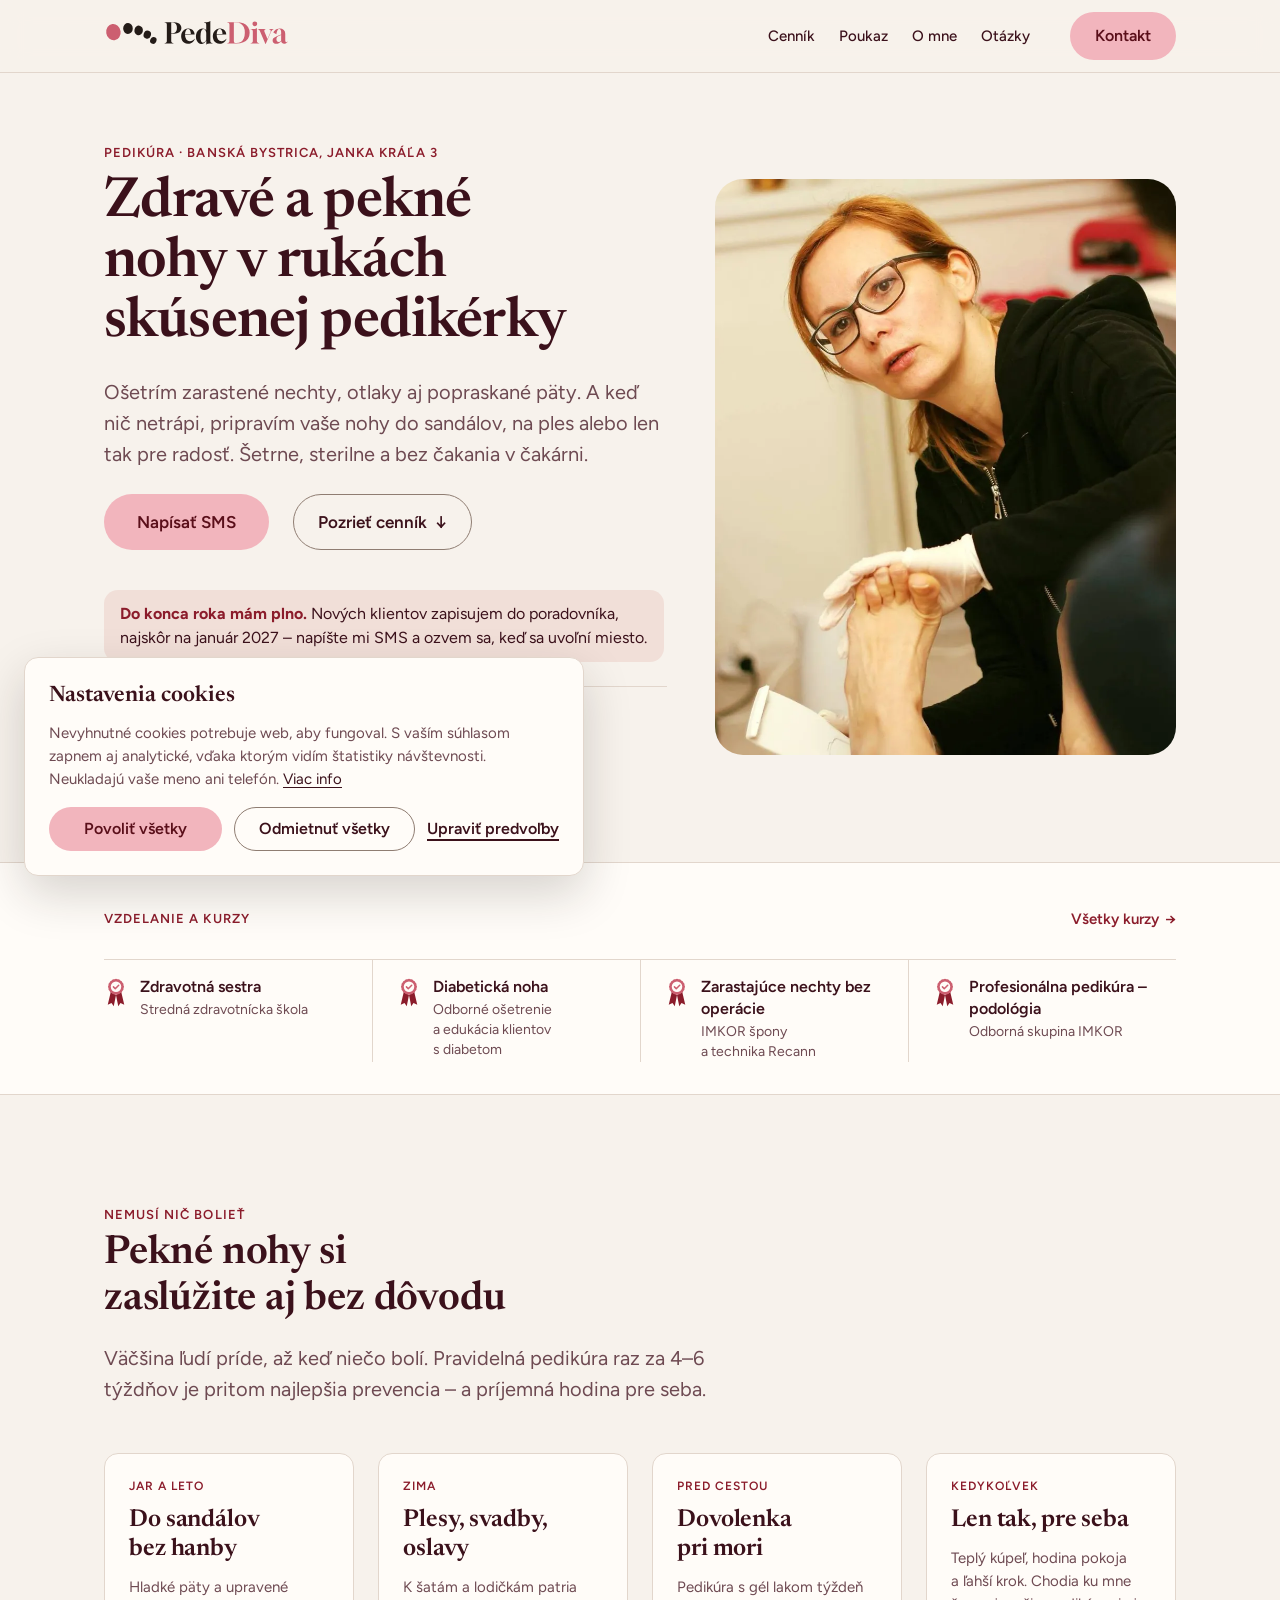
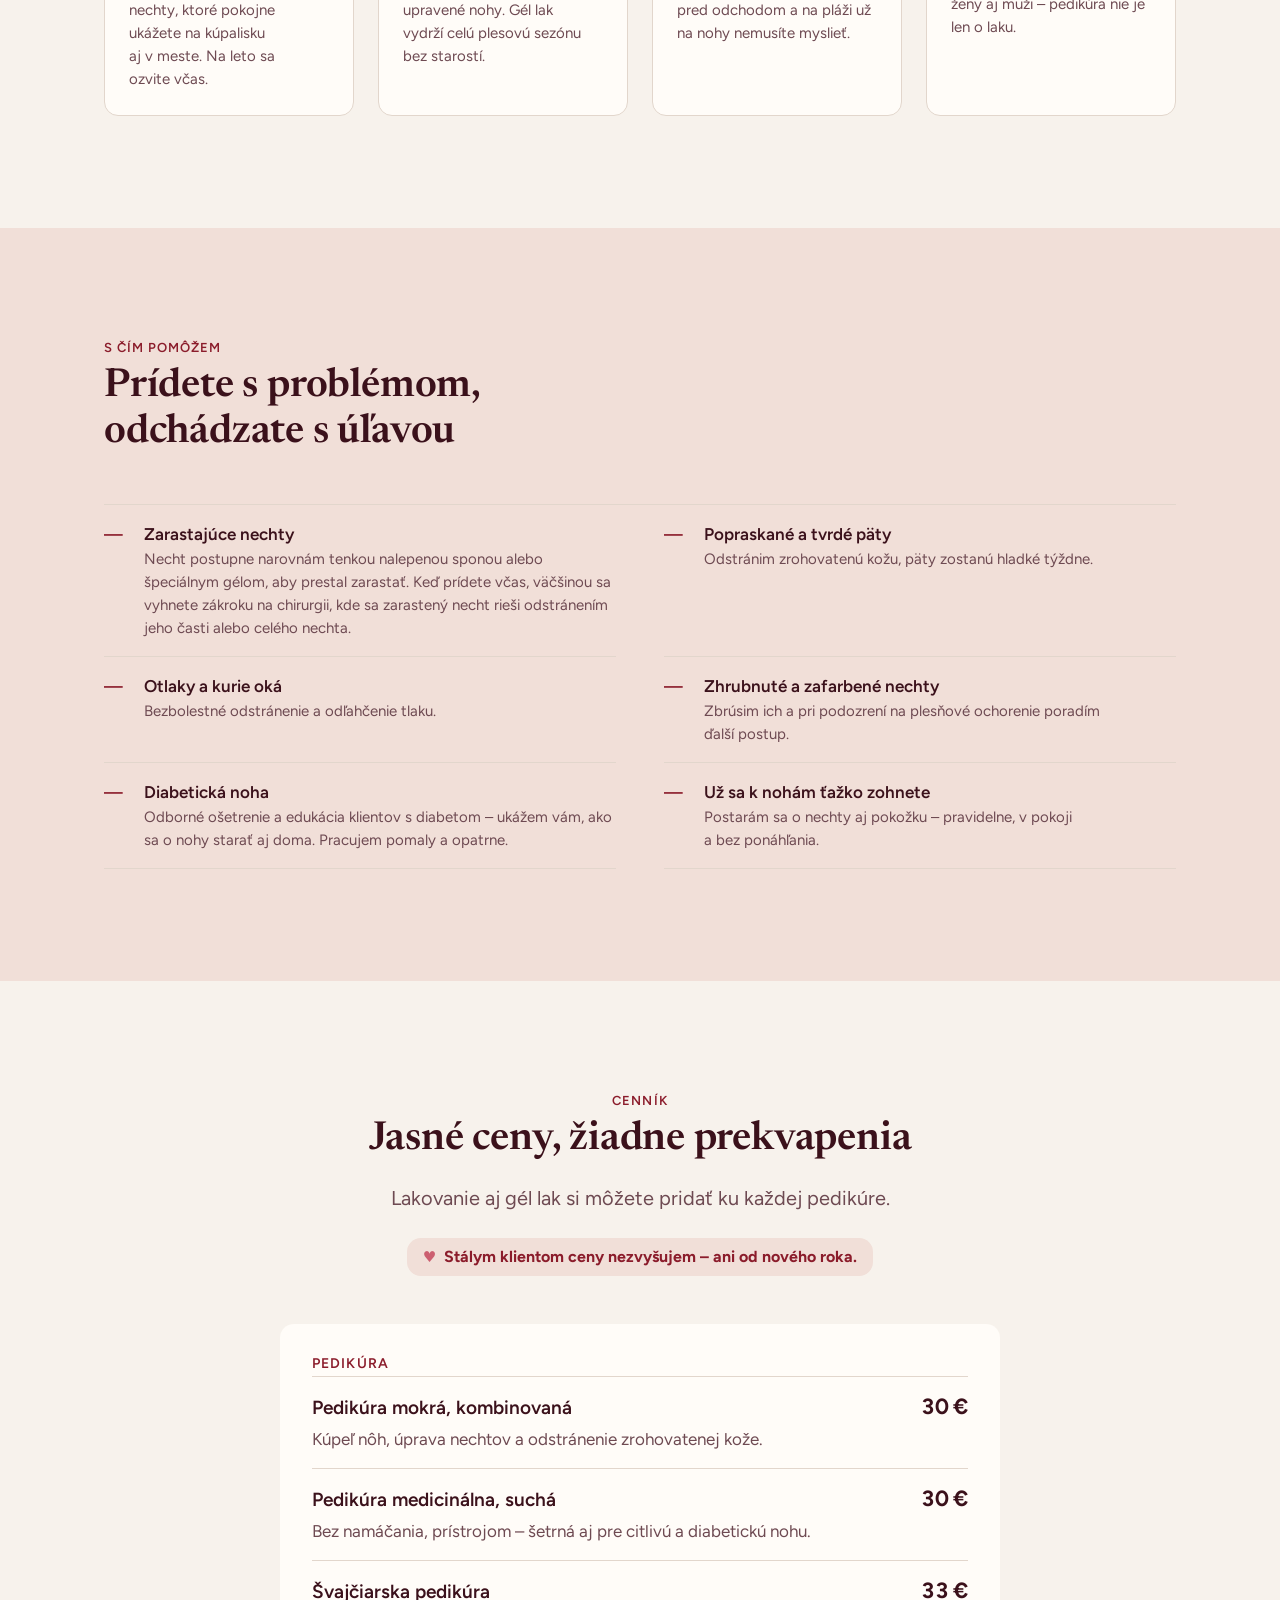
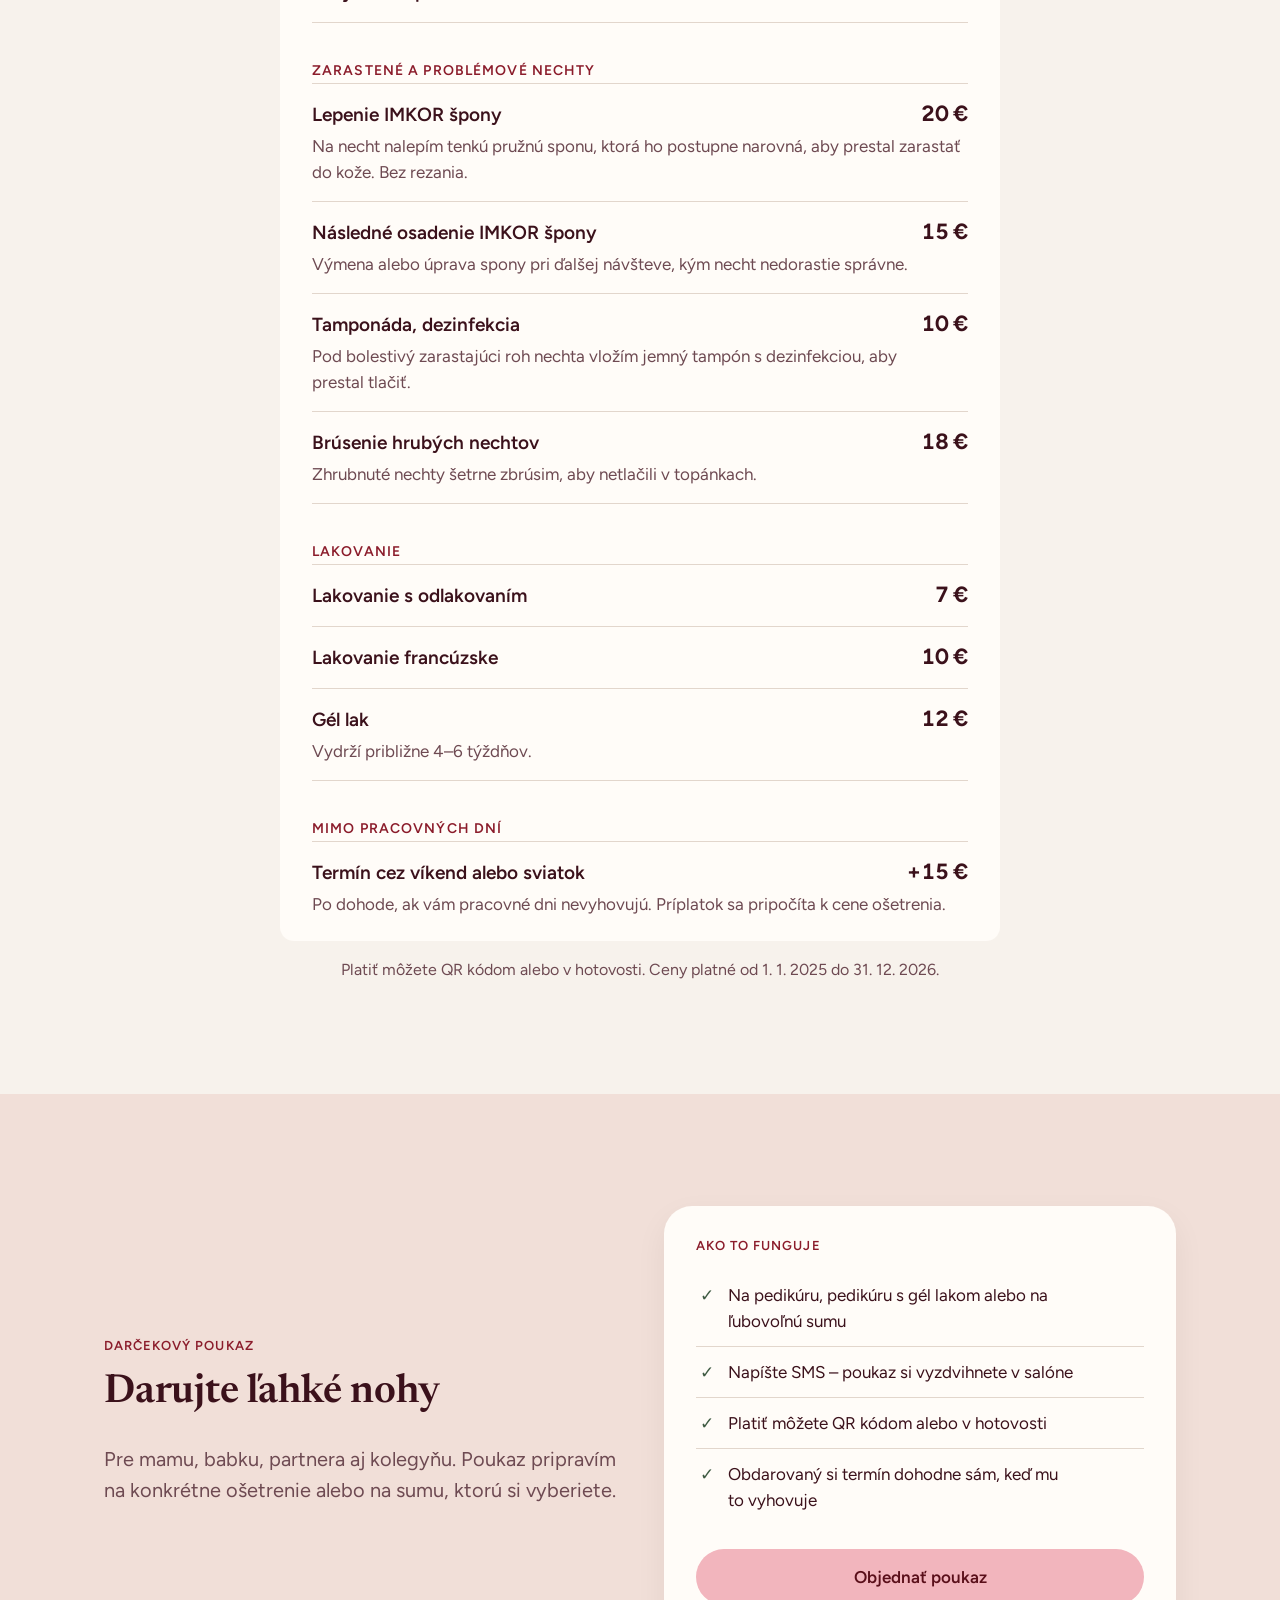
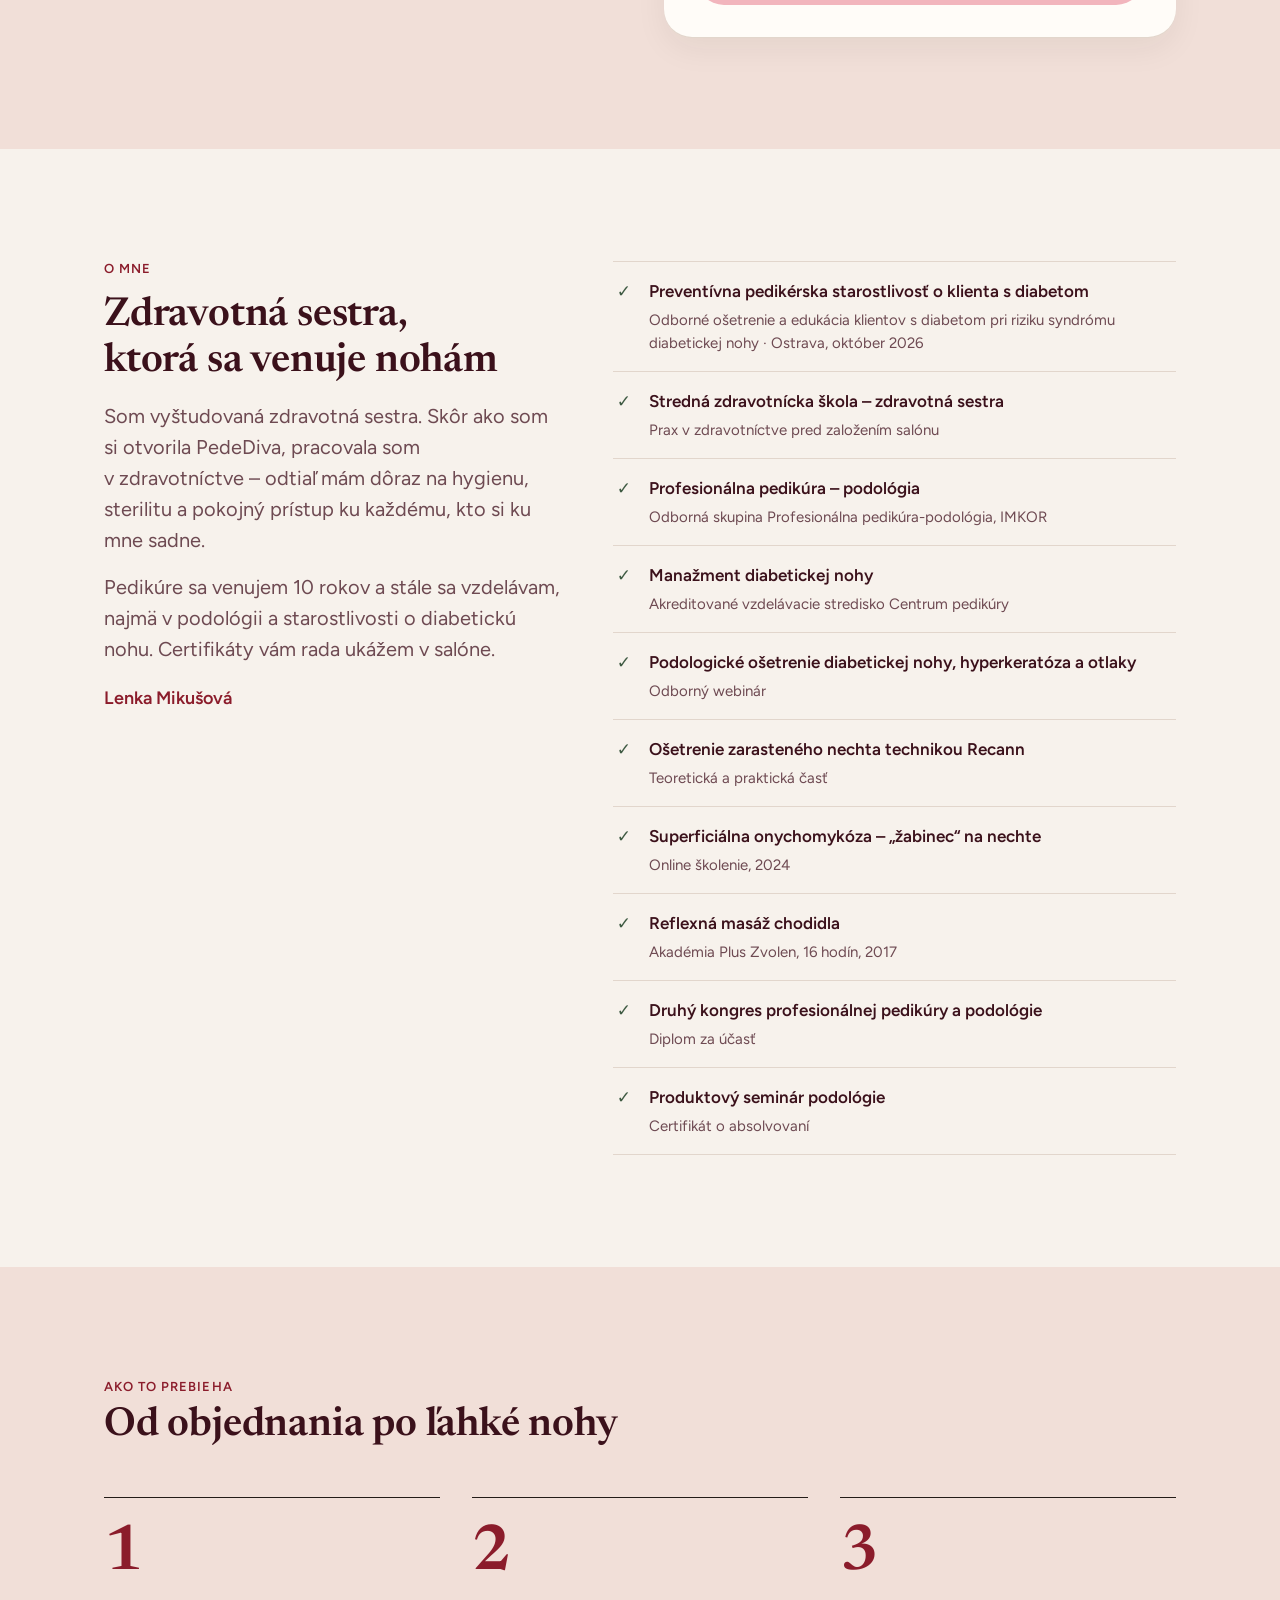
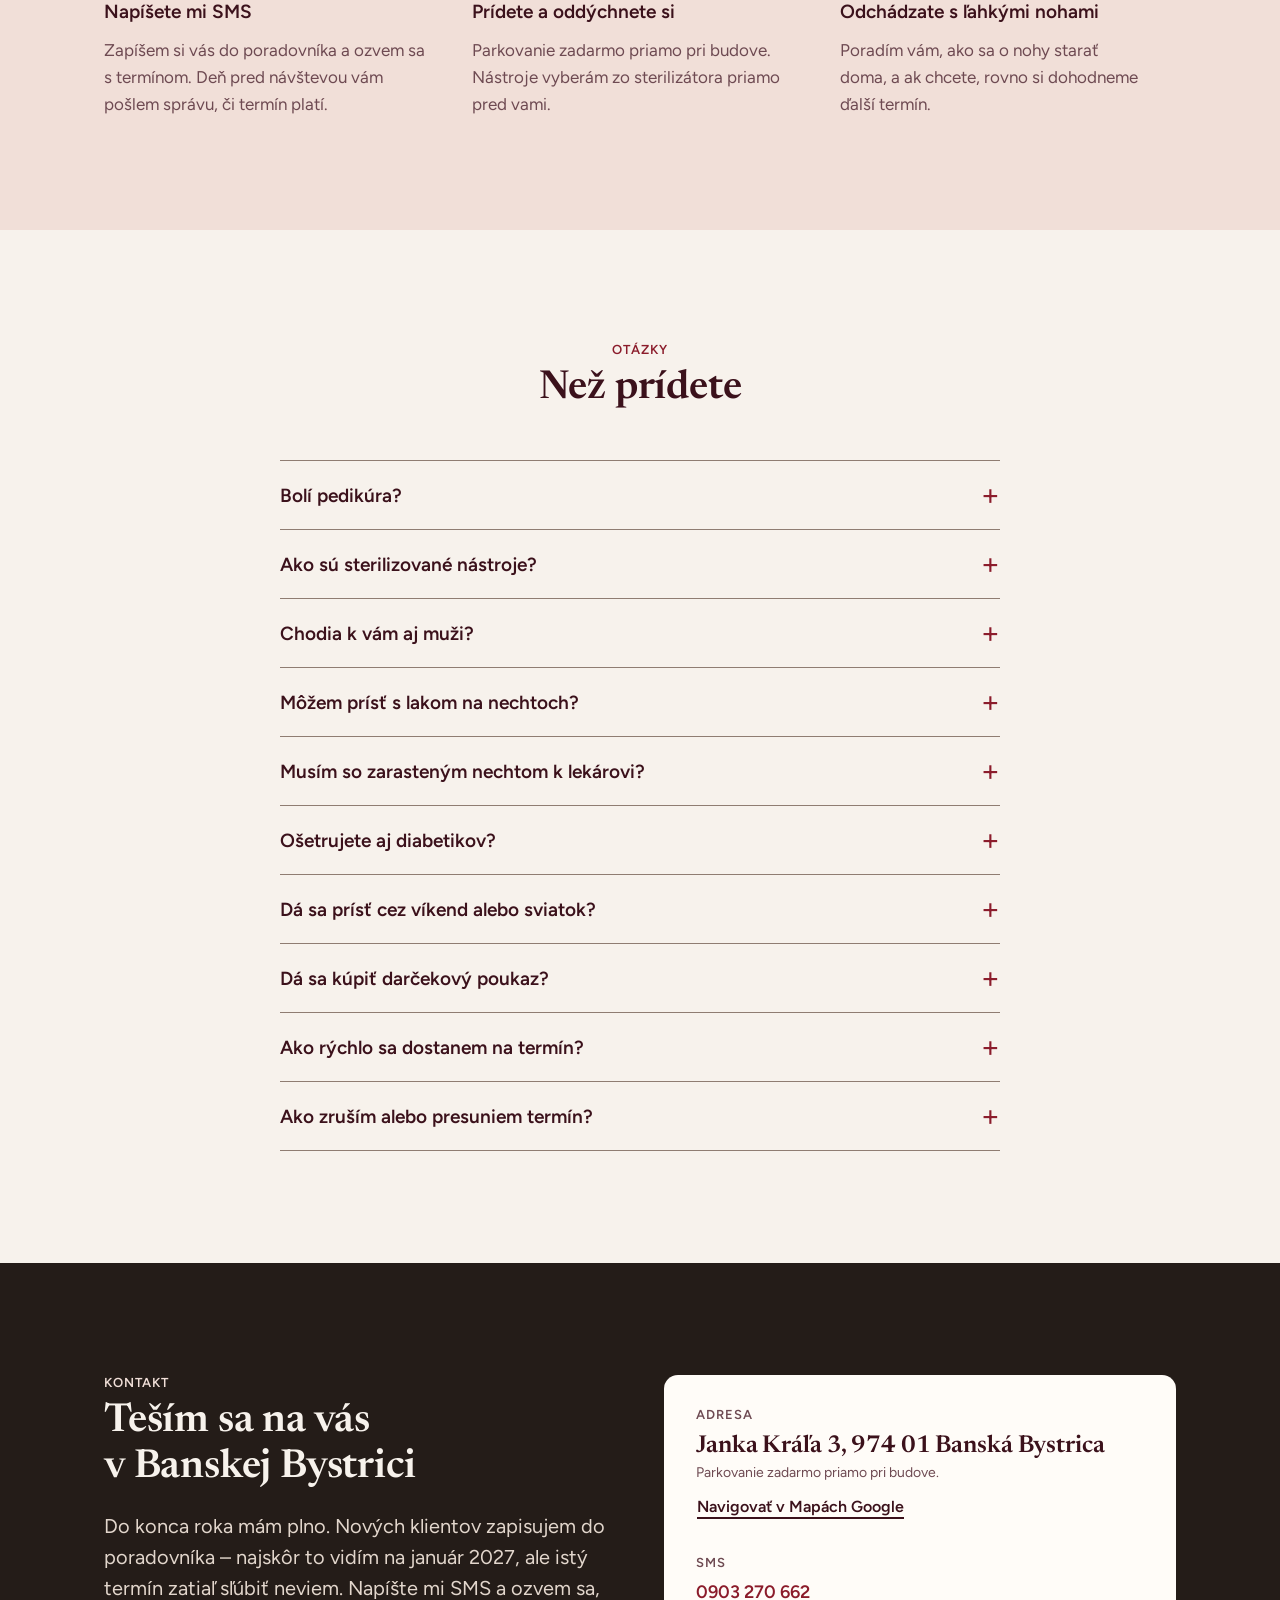
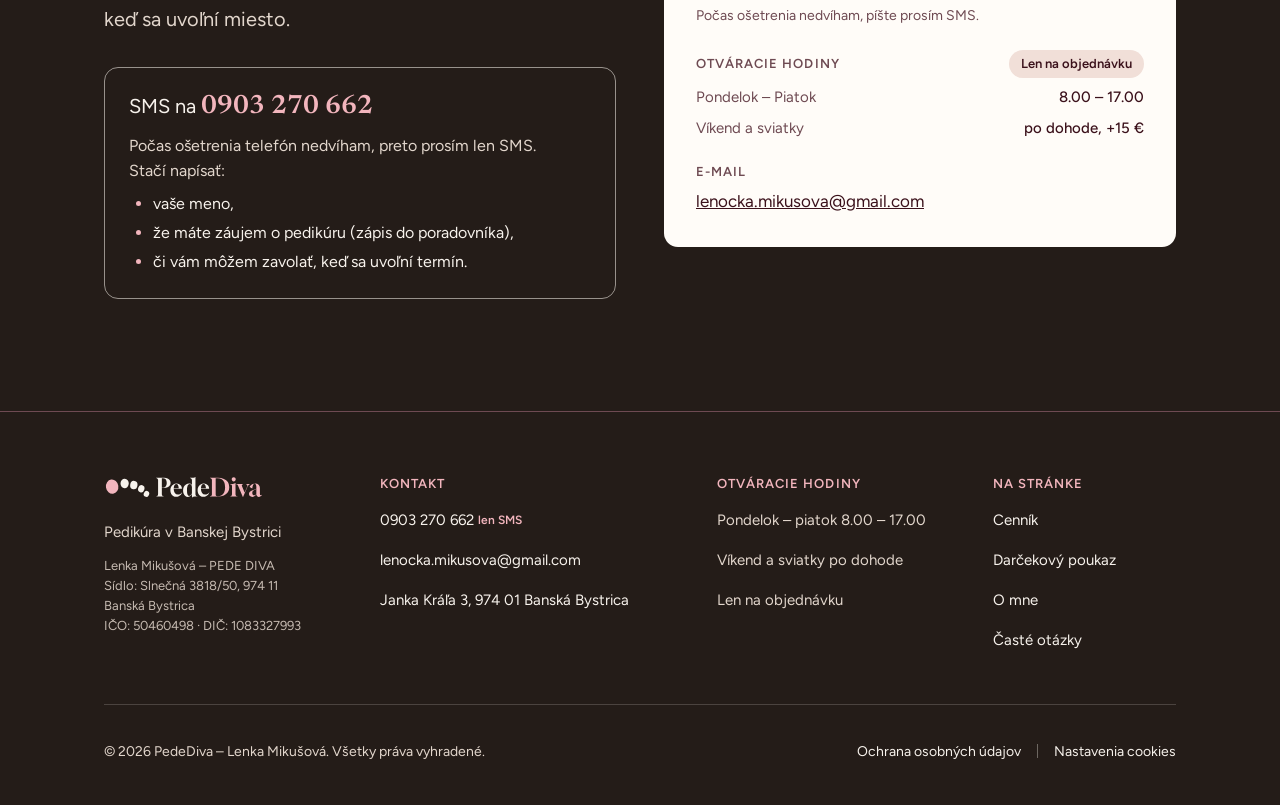
<file: index.html>
<!doctype html>
<html lang="sk">
<head>
<meta charset="utf-8">
<meta name="viewport" content="width=device-width, initial-scale=1, viewport-fit=cover">
<title>Pedikúra Banská Bystrica – PedeDiva | 10 rokov praxe, zdravotná sestra</title>
<meta name="description" content="Pedikúra v Banskej Bystrici od skúsenej pedikérky a zdravotnej sestry s 10 rokmi praxe. Zarastené nechty, otlaky, päty, diabetická noha a edukácia diabetikov, gél lak aj darčekové poukazy.">
<link rel="canonical" href="https://pedediva.sk/">
<meta property="og:type" content="website">
<meta property="og:locale" content="sk_SK">
<meta property="og:site_name" content="PedeDiva">
<meta property="og:title" content="PedeDiva – Medicinálna pedikúra">
<meta property="og:description" content="Medicinálna pedikúra v Banskej Bystrici. Zarastené nechty, otlaky, diabetická noha aj pekné nohy do sandálov. 10 rokov praxe, parkovanie zadarmo.">
<meta property="og:url" content="https://pedediva.sk/">
<meta property="og:image" content="https://pedediva.sk/img/og-pedediva-2.jpg">
<meta property="og:image:width" content="1200">
<meta property="og:image:height" content="630">
<meta property="og:image:alt" content="PedeDiva – medicinálna pedikúra v Banskej Bystrici">
<meta name="twitter:card" content="summary_large_image">
<script src="/js/boot.js"></script>
<link rel="preload" href="fonts/figtree.woff2" as="font" type="font/woff2" crossorigin>
<link rel="preload" href="fonts/newsreader-600.woff2" as="font" type="font/woff2" crossorigin>
<link rel="preload" as="image" href="img/majitelka-pri-praci.webp" fetchpriority="high">
<link rel="icon" href="img/logo/pedediva-favicon.svg" type="image/svg+xml">
<link rel="icon" href="img/icons/icon-192.png" sizes="192x192" type="image/png">
<link rel="apple-touch-icon" href="img/icons/apple-touch-icon.png">
<link rel="manifest" href="site.webmanifest">
<meta name="theme-color" content="#f7f2ec">
<meta name="color-scheme" content="light only">
<meta name="apple-mobile-web-app-status-bar-style" content="default">
<meta name="apple-mobile-web-app-title" content="PedeDiva">
<link rel="stylesheet" href="css/tokens.css">
<link rel="stylesheet" href="css/style.css">
<script src="/js/consent.js" defer></script>
<script type="application/ld+json">{"@context": "https://schema.org", "@type": "BeautySalon", "@id": "https://pedediva.sk/#salon", "name": "PedeDiva", "url": "https://pedediva.sk/", "image": "https://pedediva.sk/img/og-pedediva-2.jpg", "logo": "https://pedediva.sk/img/logo/pedediva-logo.svg", "description": "Pedikúra v Banskej Bystrici od skúsenej pedikérky a zdravotnej sestry s 10 rokmi praxe – zarastené nechty, otlaky, popraskané päty, diabetická noha, lakovanie a gél lak.", "telephone": "+421903270662", "email": "lenocka.mikusova@gmail.com", "priceRange": "7 € – 33 €", "currenciesAccepted": "EUR", "paymentAccepted": "Cash, QR code bank transfer", "address": {"@type": "PostalAddress", "streetAddress": "Janka Kráľa 3", "postalCode": "974 01", "addressLocality": "Banská Bystrica", "addressCountry": "SK"}, "geo": {"@type": "GeoCoordinates", "latitude": 48.7328, "longitude": 19.1391}, "hasMap": "https://www.google.com/maps/search/?api=1&query=PEDE+DIVA&query_place_id=ChIJW1UWasQ9FUcRttKpU3KRBxk", "areaServed": {"@type": "City", "name": "Banská Bystrica"}, "openingHoursSpecification": [{"@type": "OpeningHoursSpecification", "dayOfWeek": ["Monday", "Tuesday", "Wednesday", "Thursday", "Friday"], "opens": "08:00", "closes": "17:00"}], "founder": {"@type": "Person", "name": "Lenka Mikušová", "jobTitle": "Pedikérka, zdravotná sestra"}, "hasOfferCatalog": {"@type": "OfferCatalog", "name": "Cenník", "itemListElement": [{"@type": "Offer", "price": "30", "priceCurrency": "EUR", "itemOffered": {"@type": "Service", "name": "Pedikúra mokrá, kombinovaná"}}, {"@type": "Offer", "price": "30", "priceCurrency": "EUR", "itemOffered": {"@type": "Service", "name": "Pedikúra medicinálna, suchá"}}, {"@type": "Offer", "price": "33", "priceCurrency": "EUR", "itemOffered": {"@type": "Service", "name": "Švajčiarska pedikúra"}}, {"@type": "Offer", "price": "20", "priceCurrency": "EUR", "itemOffered": {"@type": "Service", "name": "Lepenie IMKOR špony"}}, {"@type": "Offer", "price": "15", "priceCurrency": "EUR", "itemOffered": {"@type": "Service", "name": "Následné osadenie IMKOR špony"}}, {"@type": "Offer", "price": "10", "priceCurrency": "EUR", "itemOffered": {"@type": "Service", "name": "Tamponáda, dezinfekcia"}}, {"@type": "Offer", "price": "18", "priceCurrency": "EUR", "itemOffered": {"@type": "Service", "name": "Brúsenie hrubých nechtov"}}, {"@type": "Offer", "price": "7", "priceCurrency": "EUR", "itemOffered": {"@type": "Service", "name": "Lakovanie s odlakovaním"}}, {"@type": "Offer", "price": "10", "priceCurrency": "EUR", "itemOffered": {"@type": "Service", "name": "Lakovanie francúzske"}}, {"@type": "Offer", "price": "12", "priceCurrency": "EUR", "itemOffered": {"@type": "Service", "name": "Gél lak"}}]}}</script>
<script type="application/ld+json">{"@context": "https://schema.org", "@type": "FAQPage", "mainEntity": [{"@type": "Question", "name": "Bolí pedikúra?", "acceptedAnswer": {"@type": "Answer", "text": "Nie. Pracujem šetrne a priebežne sa pýtam. Ak ošetrujem niečo citlivé, poviem vám to vopred."}}, {"@type": "Question", "name": "Ako sú sterilizované nástroje?", "acceptedAnswer": {"@type": "Answer", "text": "Ako zdravotná sestra na hygienu nedám dopustiť. Každý klient dostane nástroje sterilizované v tepelnom sterilizátore a vyberám ich priamo pred vami."}}, {"@type": "Question", "name": "Chodia k vám aj muži?", "acceptedAnswer": {"@type": "Answer", "text": "Samozrejme. Pedikúra je pre každého, kto chce mať zdravé a upravené nohy – s lakom aj bez neho."}}, {"@type": "Question", "name": "Môžem prísť s lakom na nechtoch?", "acceptedAnswer": {"@type": "Answer", "text": "Áno. Klasický lak odstránim pri lakovaní, odlakovanie je v cene. Ak máte gél lak z iného salónu, spomeňte to pri objednávaní, nech si vyhradím čas. Ak chcete, rovno vám nanesiem nový lak alebo gél lak."}}, {"@type": "Question", "name": "Musím so zarasteným nechtom k lekárovi?", "acceptedAnswer": {"@type": "Answer", "text": "Ak je prst silno zapálený, hnisá alebo máte horúčku, áno – vtedy patrí k lekárovi. Ak však necht len tlačí a bolí, príďte čím skôr ku mne. Šponou alebo tamponádou ho väčšinou vyriešim bez rezania a vyhnete sa tomu, aby vám ho na chirurgii čiastočne alebo celý odstránili."}}, {"@type": "Question", "name": "Ošetrujete aj diabetikov?", "acceptedAnswer": {"@type": "Answer", "text": "Áno, odborné ošetrenie a edukácia klientov s diabetom (DM) je jednou z mojich hlavných oblastí. Som zdravotná sestra, absolvovala som kurz Manažment diabetickej nohy a v októbri 2026 aj kurz Preventívna pedikérska starostlivosť o klienta s diabetom v Ostrave. Okrem ošetrenia vám poradím, ako sa o nohy starať doma a na čo si dávať pozor. Prosím, spomeňte to pri objednávaní."}}, {"@type": "Question", "name": "Dá sa prísť cez víkend alebo sviatok?", "acceptedAnswer": {"@type": "Answer", "text": "Áno, po dohode. Za termín mimo pracovných dní je príplatok 15 € k cene ošetrenia."}}, {"@type": "Question", "name": "Dá sa kúpiť darčekový poukaz?", "acceptedAnswer": {"@type": "Answer", "text": "Áno. Poukaz pripravím na konkrétne ošetrenie alebo na sumu podľa vás. Stačí napísať SMS a vyzdvihnúť si ho v salóne."}}, {"@type": "Question", "name": "Ako rýchlo sa dostanem na termín?", "acceptedAnswer": {"@type": "Answer", "text": "Do konca roka 2026 mám plno – kalendár mi napĺňajú stáli klienti, ktorí chodia pravidelne. Nových klientov zapisujem do poradovníka – najskôr to vidím na január 2027, presný termín vám ale zatiaľ sľúbiť neviem. Napíšte mi SMS a ozvem sa, keď sa uvoľní miesto."}}, {"@type": "Question", "name": "Ako zruším alebo presuniem termín?", "acceptedAnswer": {"@type": "Answer", "text": "Napíšte SMS čo najskôr, aspoň 24 hodín vopred – váš termín tak môže dostať niekto, kto čaká. Bez poplatku."}}]}</script>
</head>
<body class="pd-has-bar">
<a class="pd-skip" href="#obsah">Preskočiť na obsah</a>
<header class="pd-header">
  <div class="pd-wrap pd-header__in">
    <a class="pd-logo" href="#hore" aria-label="PedeDiva – úvod"><img src="img/logo/pedediva-logo.svg" alt="PedeDiva" width="186" height="32"></a>
    <nav class="pd-nav" aria-label="Hlavná navigácia">
      <a href="#cennik">Cenník</a><a href="#poukaz">Poukaz</a><a href="#o-mne">O mne</a><a href="#otazky">Otázky</a>
    </nav>
    <a class="pd-btn pd-btn--primary pd-header__cta" href="#kontakt">Kontakt</a>
  </div>
</header>

<main id="obsah">
<section class="pd-hero" id="hore">
  <div class="pd-wrap pd-hero__grid">
    <div class="pd-hero__text">
      <p class="pd-eyebrow pd-in" style="--d:0">Pedikúra · Banská Bystrica, Janka Kráľa 3</p>
      <h1 class="pd-h1 pd-in" style="--d:1">Zdravé a pekné nohy v rukách skúsenej pedikérky</h1>
      <p class="pd-lead pd-in" style="--d:2">Ošetrím zarastené nechty, otlaky aj popraskané päty. A keď nič netrápi, pripravím vaše nohy do sandálov, na ples alebo len tak pre radosť. Šetrne, sterilne a bez čakania v čakárni.</p>
      <div class="pd-actions pd-in" style="--d:3">
        <a class="pd-btn pd-btn--primary pd-btn--lg" href="#kontakt">Napísať SMS</a>
        <a class="pd-btn pd-btn--jump" href="#cennik">Pozrieť cenník<span class="pd-jump__arrow" aria-hidden="true">↓</span></a>
      </div>
      <p class="pd-notice pd-in" style="--d:3"><strong>Do konca roka mám plno.</strong> Nových klientov zapisujem do poradovníka, najskôr na január 2027 – napíšte mi SMS a ozvem sa, keď sa uvoľní miesto.</p>
      <ul class="pd-proof pd-in" style="--d:4">
        <li><strong>Zdravotná sestra</strong> s praxou v zdravotníctve</li>
        <li><strong>10 rokov</strong> v pedikúre</li>
        <li><strong>Tepelne sterilizované</strong> nástroje</li>
        <li><strong>1 000+ ošetrení</strong> ročne – bez reklamy, len na odporúčanie</li>
      </ul>
    </div>
    <figure class="pd-photo pd-photo--img pd-in pd-in--photo" style="--d:2"><img src="img/majitelka-pri-praci.webp" alt="Pedikérka Lenka Mikušová pri ošetrení chodidla v salóne PedeDiva v Banskej Bystrici" width="880" height="1100" fetchpriority="high"></figure>
  </div>
</section>

<section class="pd-creds" aria-labelledby="creds-h"><div class="pd-wrap" data-reveal>
  <div class="pd-creds__top"><h2 id="creds-h" class="pd-creds__label">Vzdelanie a kurzy</h2><a class="pd-creds__more" href="#o-mne">Všetky kurzy <span aria-hidden="true">→</span></a></div>
  <ul class="pd-creds__grid">
    <li class="pd-cred"><span class="pd-cred__ic" aria-hidden="true"></span><strong>Zdravotná sestra</strong><span>Stredná zdravotnícka škola</span></li>
    <li class="pd-cred"><span class="pd-cred__ic" aria-hidden="true"></span><strong>Diabetická noha</strong><span>Odborné ošetrenie a edukácia klientov s diabetom</span></li>
    <li class="pd-cred"><span class="pd-cred__ic" aria-hidden="true"></span><strong>Zarastajúce nechty bez operácie</strong><span>IMKOR špony a technika Recann</span></li>
    <li class="pd-cred"><span class="pd-cred__ic" aria-hidden="true"></span><strong>Profesionálna pedikúra – podológia</strong><span>Odborná skupina IMKOR</span></li>
  </ul>
</div></section>

<section class="pd-section" id="prilezitosti">
  <div class="pd-wrap">
    <div class="pd-head" data-reveal><p class="pd-eyebrow">Nemusí nič bolieť</p><h2 class="pd-h2">Pekné nohy si zaslúžite aj bez dôvodu</h2><p class="pd-lead">Väčšina ľudí príde, až keď niečo bolí. Pravidelná pedikúra raz za 4–6 týždňov je pritom najlepšia prevencia – a príjemná hodina pre seba.</p></div>
    <ul class="pd-occasions">
      <li class="pd-occasion" data-reveal style="--d:0"><p class="pd-occasion__when">Jar a leto</p><h3>Do sandálov bez hanby</h3><p>Hladké päty a upravené nechty, ktoré pokojne ukážete na kúpalisku aj v meste. Na leto sa ozvite včas.</p></li>
      <li class="pd-occasion" data-reveal style="--d:1"><p class="pd-occasion__when">Zima</p><h3>Plesy, svadby, oslavy</h3><p>K šatám a lodičkám patria upravené nohy. Gél lak vydrží celú plesovú sezónu bez starostí.</p></li>
      <li class="pd-occasion" data-reveal style="--d:2"><p class="pd-occasion__when">Pred cestou</p><h3>Dovolenka pri mori</h3><p>Pedikúra s gél lakom týždeň pred odchodom a na pláži už na nohy nemusíte myslieť.</p></li>
      <li class="pd-occasion" data-reveal style="--d:3"><p class="pd-occasion__when">Kedykoľvek</p><h3>Len tak, pre seba</h3><p>Teplý kúpeľ, hodina pokoja a ľahší krok. Chodia ku mne ženy aj muži – pedikúra nie je len o laku.</p></li>
    </ul>
  </div>
</section>

<section class="pd-section pd-section--blush" id="sluzby">
  <div class="pd-wrap">
    <div class="pd-head" data-reveal><p class="pd-eyebrow">S čím pomôžem</p><h2 class="pd-h2">Prídete s problémom, odchádzate s úľavou</h2></div>
    <ul class="pd-problems" data-reveal>
      <li><div><strong>Zarastajúce nechty</strong><span>Necht postupne narovnám tenkou nalepenou sponou alebo špeciálnym gélom, aby prestal zarastať. Keď prídete včas, väčšinou sa vyhnete zákroku na chirurgii, kde sa zarastený necht rieši odstránením jeho časti alebo celého nechta.</span></div></li>
      <li><div><strong>Popraskané a tvrdé päty</strong><span>Odstránim zrohovatenú kožu, päty zostanú hladké týždne.</span></div></li>
      <li><div><strong>Otlaky a kurie oká</strong><span>Bezbolestné odstránenie a odľahčenie tlaku.</span></div></li>
      <li><div><strong>Zhrubnuté a zafarbené nechty</strong><span>Zbrúsim ich a pri podozrení na plesňové ochorenie poradím ďalší postup.</span></div></li>
      <li><div><strong>Diabetická noha</strong><span>Odborné ošetrenie a edukácia klientov s diabetom – ukážem vám, ako sa o nohy starať aj doma. Pracujem pomaly a opatrne.</span></div></li>
      <li><div><strong>Už sa k nohám ťažko zohnete</strong><span>Postarám sa o nechty aj pokožku – pravidelne, v pokoji a bez ponáhľania.</span></div></li>
    </ul>
  </div>
</section>

<section class="pd-section pd-center" id="cennik"><div class="pd-wrap">
  <div class="pd-head" data-reveal><p class="pd-eyebrow">Cenník</p><h2 class="pd-h2">Jasné ceny, žiadne prekvapenia</h2><p class="pd-lead">Lakovanie aj gél lak si môžete pridať ku každej pedikúre.</p><p class="pd-loyal"><span aria-hidden="true">♥</span> Stálym klientom ceny nezvyšujem – ani od nového roka.</p></div>
  <ul class="pd-prices" data-reveal>
    <li class="pd-prices__group"><h3>Pedikúra</h3></li>
    <li class="pd-price"><span class="pd-price__name">Pedikúra mokrá, kombinovaná</span><span class="pd-price__amount">30 €</span><span class="pd-price__desc">Kúpeľ nôh, úprava nechtov a odstránenie zrohovatenej kože.</span></li>
    <li class="pd-price"><span class="pd-price__name">Pedikúra medicinálna, suchá</span><span class="pd-price__amount">30 €</span><span class="pd-price__desc">Bez namáčania, prístrojom – šetrná aj pre citlivú a diabetickú nohu.</span></li>
    <li class="pd-price"><span class="pd-price__name">Švajčiarska pedikúra</span><span class="pd-price__amount">33 €</span></li>
    <li class="pd-prices__group"><h3>Zarastené a problémové nechty</h3></li>
    <li class="pd-price"><span class="pd-price__name">Lepenie IMKOR špony</span><span class="pd-price__amount">20 €</span><span class="pd-price__desc">Na necht nalepím tenkú pružnú sponu, ktorá ho postupne narovná, aby prestal zarastať do kože. Bez rezania.</span></li>
    <li class="pd-price"><span class="pd-price__name">Následné osadenie IMKOR špony</span><span class="pd-price__amount">15 €</span><span class="pd-price__desc">Výmena alebo úprava spony pri ďalšej návšteve, kým necht nedorastie správne.</span></li>
    <li class="pd-price"><span class="pd-price__name">Tamponáda, dezinfekcia</span><span class="pd-price__amount">10 €</span><span class="pd-price__desc">Pod bolestivý zarastajúci roh nechta vložím jemný tampón s dezinfekciou, aby prestal tlačiť.</span></li>
    <li class="pd-price"><span class="pd-price__name">Brúsenie hrubých nechtov</span><span class="pd-price__amount">18 €</span><span class="pd-price__desc">Zhrubnuté nechty šetrne zbrúsim, aby netlačili v topánkach.</span></li>
    <li class="pd-prices__group"><h3>Lakovanie</h3></li>
    <li class="pd-price"><span class="pd-price__name">Lakovanie s odlakovaním</span><span class="pd-price__amount">7 €</span></li>
    <li class="pd-price"><span class="pd-price__name">Lakovanie francúzske</span><span class="pd-price__amount">10 €</span></li>
    <li class="pd-price"><span class="pd-price__name">Gél lak</span><span class="pd-price__amount">12 €</span><span class="pd-price__desc">Vydrží približne 4–6 týždňov.</span></li>
    <li class="pd-prices__group"><h3>Mimo pracovných dní</h3></li>
    <li class="pd-price"><span class="pd-price__name">Termín cez víkend alebo sviatok</span><span class="pd-price__amount">+15 €</span><span class="pd-price__desc">Po dohode, ak vám pracovné dni nevyhovujú. Príplatok sa pripočíta k cene ošetrenia.</span></li>
  </ul>
  <p class="pd-prices-foot pd-small">Platiť môžete QR kódom alebo v hotovosti. Ceny platné od 1. 1. 2025 do 31. 12. 2026.</p>
</div></section>

<section class="pd-section pd-section--blush" id="poukaz"><div class="pd-wrap pd-gift">
  <div class="pd-head pd-gift__text" data-reveal>
    <p class="pd-eyebrow">Darčekový poukaz</p>
    <h2 class="pd-h2">Darujte ľahké nohy</h2>
    <p class="pd-lead">Pre mamu, babku, partnera aj kolegyňu. Poukaz pripravím na konkrétne ošetrenie alebo na sumu, ktorú si vyberiete.</p>
  </div>
  <div class="pd-gift__card" data-reveal style="--d:1">
    <p class="pd-gift__card-h">Ako to funguje</p>
    <ul class="pd-gift__list">
      <li>Na pedikúru, pedikúru s gél lakom alebo na ľubovoľnú sumu</li>
      <li>Napíšte SMS – poukaz si vyzdvihnete v salóne</li>
      <li>Platiť môžete QR kódom alebo v hotovosti</li>
      <li>Obdarovaný si termín dohodne sám, keď mu to vyhovuje</li>
    </ul>
    <a class="pd-btn pd-btn--primary pd-btn--lg pd-btn--block" href="#kontakt">Objednať poukaz</a>
  </div>
</div></section>
<section class="pd-section" id="o-mne"><div class="pd-wrap pd-about">
  <div class="pd-head pd-about__text" data-reveal>
    <p class="pd-eyebrow">O mne</p>
    <h2 class="pd-h2">Zdravotná sestra, ktorá sa venuje nohám</h2>
    <p class="pd-lead">Som vyštudovaná zdravotná sestra. Skôr ako som si otvorila PedeDiva, pracovala som v zdravotníctve – odtiaľ mám dôraz na hygienu, sterilitu a pokojný prístup ku každému, kto si ku mne sadne.</p>
    <p class="pd-lead">Pedikúre sa venujem 10 rokov a stále sa vzdelávam, najmä v podológii a starostlivosti o diabetickú nohu. Certifikáty vám rada ukážem v salóne.</p>
    <p class="pd-about__sign">Lenka Mikušová</p>
  </div>
  <ul class="pd-certs" data-reveal>
    <li><strong>Preventívna pedikérska starostlivosť o klienta s diabetom</strong><span>Odborné ošetrenie a edukácia klientov s diabetom pri riziku syndrómu diabetickej nohy · Ostrava, október 2026</span></li>
    <li><strong>Stredná zdravotnícka škola – zdravotná sestra</strong><span>Prax v zdravotníctve pred založením salónu</span></li>
    <li><strong>Profesionálna pedikúra – podológia</strong><span>Odborná skupina Profesionálna pedikúra-podológia, IMKOR</span></li>
    <li><strong>Manažment diabetickej nohy</strong><span>Akreditované vzdelávacie stredisko Centrum pedikúry</span></li>
    <li><strong>Podologické ošetrenie diabetickej nohy, hyperkeratóza a otlaky</strong><span>Odborný webinár</span></li>
    <li><strong>Ošetrenie zarasteného nechta technikou Recann</strong><span>Teoretická a praktická časť</span></li>
    <li><strong>Superficiálna onychomykóza – „žabinec“ na nechte</strong><span>Online školenie, 2024</span></li>
    <li><strong>Reflexná masáž chodidla</strong><span>Akadémia Plus Zvolen, 16 hodín, 2017</span></li>
    <li><strong>Druhý kongres profesionálnej pedikúry a podológie</strong><span>Diplom za účasť</span></li>
    <li><strong>Produktový seminár podológie</strong><span>Certifikát o absolvovaní</span></li>
  </ul>
</div></section>

<section class="pd-section pd-section--blush" id="priebeh"><div class="pd-wrap">
  <div class="pd-head" data-reveal><p class="pd-eyebrow">Ako to prebieha</p><h2 class="pd-h2">Od objednania po ľahké nohy</h2></div>
  <ol class="pd-steps">
    <li class="pd-step" data-reveal style="--d:0"><h3>Napíšete mi SMS</h3><p>Zapíšem si vás do poradovníka a ozvem sa s termínom. Deň pred návštevou vám pošlem správu, či termín platí.</p></li>
    <li class="pd-step" data-reveal style="--d:1"><h3>Prídete a oddýchnete si</h3><p>Parkovanie zadarmo priamo pri budove. Nástroje vyberám zo sterilizátora priamo pred vami.</p></li>
    <li class="pd-step" data-reveal style="--d:2"><h3>Odchádzate s ľahkými nohami</h3><p>Poradím vám, ako sa o nohy starať doma, a ak chcete, rovno si dohodneme ďalší termín.</p></li>
  </ol>
</div></section>

<section class="pd-section pd-center" id="otazky"><div class="pd-wrap">
  <div class="pd-head" data-reveal><p class="pd-eyebrow">Otázky</p><h2 class="pd-h2">Než prídete</h2></div>
  <div class="pd-faq" data-reveal>
    <details><summary>Bolí pedikúra?</summary><p>Nie. Pracujem šetrne a priebežne sa pýtam. Ak ošetrujem niečo citlivé, poviem vám to vopred.</p></details>
    <details><summary>Ako sú sterilizované nástroje?</summary><p>Ako zdravotná sestra na hygienu nedám dopustiť. Každý klient dostane nástroje sterilizované v tepelnom sterilizátore a vyberám ich priamo pred vami.</p></details>
    <details><summary>Chodia k vám aj muži?</summary><p>Samozrejme. Pedikúra je pre každého, kto chce mať zdravé a upravené nohy – s lakom aj bez neho.</p></details>
    <details><summary>Môžem prísť s lakom na nechtoch?</summary><p>Áno. Klasický lak odstránim pri lakovaní, odlakovanie je v cene. Ak máte gél lak z iného salónu, spomeňte to pri objednávaní, nech si vyhradím čas. Ak chcete, rovno vám nanesiem nový lak alebo gél lak.</p></details>
    <details><summary>Musím so zarasteným nechtom k lekárovi?</summary><p>Ak je prst silno zapálený, hnisá alebo máte horúčku, áno – vtedy patrí k lekárovi. Ak však necht len tlačí a bolí, príďte čím skôr ku mne. Šponou alebo tamponádou ho väčšinou vyriešim bez rezania a vyhnete sa tomu, aby vám ho na chirurgii čiastočne alebo celý odstránili.</p></details>
    <details><summary>Ošetrujete aj diabetikov?</summary><p>Áno, odborné ošetrenie a edukácia klientov s diabetom (DM) je jednou z mojich hlavných oblastí. Som zdravotná sestra, absolvovala som kurz Manažment diabetickej nohy a v októbri 2026 aj kurz Preventívna pedikérska starostlivosť o klienta s diabetom v Ostrave. Okrem ošetrenia vám poradím, ako sa o nohy starať doma a na čo si dávať pozor. Prosím, spomeňte to pri objednávaní.</p></details>
    <details><summary>Dá sa prísť cez víkend alebo sviatok?</summary><p>Áno, po dohode. Za termín mimo pracovných dní je príplatok 15 € k cene ošetrenia.</p></details>
    <details><summary>Dá sa kúpiť darčekový poukaz?</summary><p>Áno. Poukaz pripravím na konkrétne ošetrenie alebo na sumu podľa vás. Stačí napísať SMS a vyzdvihnúť si ho v salóne.</p></details>
    <details><summary>Ako rýchlo sa dostanem na termín?</summary><p>Do konca roka 2026 mám plno – kalendár mi napĺňajú stáli klienti, ktorí chodia pravidelne. Nových klientov zapisujem do poradovníka – najskôr to vidím na január 2027, presný termín vám ale zatiaľ sľúbiť neviem. Napíšte mi SMS a ozvem sa, keď sa uvoľní miesto.</p></details>
    <details><summary>Ako zruším alebo presuniem termín?</summary><p>Napíšte SMS čo najskôr, aspoň 24 hodín vopred – váš termín tak môže dostať niekto, kto čaká. Bez poplatku.</p></details>
  </div>
</div></section>

<section id="kontakt" class="pd-section pd-section--ink"><div class="pd-wrap pd-contact">
  <div class="pd-head" style="margin:0" data-reveal><p class="pd-eyebrow">Kontakt</p><h2 class="pd-h2">Teším sa na vás v Banskej Bystrici</h2><p class="pd-lead">Do konca roka mám plno. Nových klientov zapisujem do poradovníka – najskôr to vidím na január 2027, ale istý termín zatiaľ sľúbiť neviem. Napíšte mi SMS a ozvem sa, keď sa uvoľní miesto.</p>
    <form class="pd-sms pd-mobile-only" data-sms novalidate>
      <p class="pd-sms__note">Počas ošetrenia telefón nedvíham, preto prosím <strong>len SMS</strong>.</p>
      <label class="pd-sms__field"><span>Vaše meno</span><input type="text" name="meno" autocomplete="name" placeholder="napr. Mária Nováková"></label>
      <fieldset class="pd-sms__choice"><legend>Ak sa uvoľní termín, ako sa vám mám ozvať?</legend>
        <label><input type="radio" name="kontakt" value="call"><span>Pokojne mi zavolajte</span></label>
        <label><input type="radio" name="kontakt" value="sms"><span>Radšej mi napíšte SMS</span></label>
        <label><input type="radio" name="kontakt" value="jan"><span>Počkám, kým sa ozvete</span></label>
      </fieldset>
      <p class="pd-sms__preview" aria-live="polite" data-sms-preview>Dobrý deň, mám záujem o pedikúru. Prosím, zapíšte si ma do poradovníka. Keď sa uvoľní termín, pokojne mi zavolajte. Meno: </p>
      <div class="pd-actions"><a class="pd-btn pd-btn--primary pd-btn--lg" data-sms-link href="sms:+421903270662?&amp;body=Dobr%C3%BD%20de%C5%88%2C%20m%C3%A1m%20z%C3%A1ujem%20o%20pedik%C3%BAru.%20Pros%C3%ADm%2C%20zap%C3%AD%C5%A1te%20si%20ma%20do%20poradovn%C3%ADka.%20Ke%C4%8F%20sa%20uvo%C4%BEn%C3%AD%20term%C3%ADn%2C%20pokojne%20mi%20zavolajte.%20Meno%3A%20">Napísať SMS</a></div>
      <p class="pd-sms__done" data-sms-done hidden>Ďakujem! Keď SMS odošlete, zapíšem si vás a ozvem sa, keď sa uvoľní miesto.</p>
    </form>
    <div class="pd-smsdesk pd-desktop-only">
      <p class="pd-smsdesk__num">SMS na <strong>0903 270 662</strong></p>
      <p>Počas ošetrenia telefón nedvíham, preto prosím len SMS. Stačí napísať:</p>
      <ul>
        <li>vaše meno,</li>
        <li>že máte záujem o pedikúru (zápis do poradovníka),</li>
        <li>či vám môžem zavolať, keď sa uvoľní termín.</li>
      </ul>
    </div></div>
  <div class="pd-contact__card" data-reveal style="--d:1">
    <div><p class="pd-contact__label">Adresa</p><p class="pd-contact__big">Janka Kráľa 3, 974 01 Banská Bystrica</p><p class="pd-small">Parkovanie zadarmo priamo pri budove.</p><a class="pd-btn pd-btn--text" href="https://www.google.com/maps/search/?api=1&amp;query=PEDE+DIVA+pedik%C3%BAra%2C+Janka+Kr%C3%A1%C4%BEa+3%2C+Bansk%C3%A1+Bystrica&amp;query_place_id=ChIJW1UWasQ9FUcRttKpU3KRBxk" target="_blank" rel="noopener">Navigovať v Mapách Google</a></div>
    <div><p class="pd-contact__label">SMS</p><p class="pd-contact__big"><a href="sms:+421903270662?&amp;body=Dobr%C3%BD%20de%C5%88%2C%20m%C3%A1m%20z%C3%A1ujem%20o%20pedik%C3%BAru.%20Pros%C3%ADm%2C%20zap%C3%AD%C5%A1te%20si%20ma%20do%20poradovn%C3%ADka.%20Ke%C4%8F%20sa%20uvo%C4%BEn%C3%AD%20term%C3%ADn%2C%20pokojne%20mi%20zavolajte.%20Meno%3A%20">0903 270 662</a></p><p class="pd-small">Počas ošetrenia nedvíham, píšte prosím SMS.</p></div>
    <div><div class="pd-contact__row"><p class="pd-contact__label">Otváracie hodiny</p><span class="pd-pill">Len na objednávku</span></div>
      <dl><dt>Pondelok – Piatok</dt><dd>8.00 – 17.00</dd><dt>Víkend a sviatky</dt><dd>po dohode, +15 €</dd></dl></div>
    <div><p class="pd-contact__label">E-mail</p><p><a href="mailto:lenocka.mikusova@gmail.com" style="color:inherit">lenocka.mikusova@gmail.com</a></p></div>
  </div>
</div></section>
</main>

<footer class="pd-footer">
  <div class="pd-wrap">
    <div class="pd-footer__grid">
      <div class="pd-footer__brand">
        <img src="/img/logo/pedediva-inverse-logo.svg" alt="PedeDiva" width="144" height="25">
        <p>Pedikúra v Banskej Bystrici</p>
        <p class="pd-footer__company">Lenka Mikušová – PEDE DIVA<br>Sídlo: Slnečná 3818/50, 974 11 Banská Bystrica<br>IČO: 50460498 · DIČ: 1083327993</p>
      </div>
      <div class="pd-footer__col">
        <h2 class="pd-footer__h">Kontakt</h2>
        <ul>
          <li><a href="sms:+421903270662?&amp;body=Dobr%C3%BD%20de%C5%88%2C%20m%C3%A1m%20z%C3%A1ujem%20o%20pedik%C3%BAru.%20Pros%C3%ADm%2C%20zap%C3%AD%C5%A1te%20si%20ma%20do%20poradovn%C3%ADka.%20Ke%C4%8F%20sa%20uvo%C4%BEn%C3%AD%20term%C3%ADn%2C%20pokojne%20mi%20zavolajte.%20Meno%3A%20">0903 270 662 <span class="pd-footer__tag">len SMS</span></a></li>
          <li><a href="mailto:lenocka.mikusova@gmail.com">lenocka.mikusova@gmail.com</a></li>
          <li><a href="https://www.google.com/maps/search/?api=1&amp;query=PEDE+DIVA+pedik%C3%BAra%2C+Janka+Kr%C3%A1%C4%BEa+3%2C+Bansk%C3%A1+Bystrica&amp;query_place_id=ChIJW1UWasQ9FUcRttKpU3KRBxk" target="_blank" rel="noopener">Janka Kráľa 3, 974 01 Banská Bystrica</a></li>
        </ul>
      </div>
      <div class="pd-footer__col">
        <h2 class="pd-footer__h">Otváracie hodiny</h2>
        <ul>
          <li>Pondelok – piatok 8.00 – 17.00</li>
          <li>Víkend a sviatky po dohode</li>
          <li>Len na objednávku</li>
        </ul>
      </div>
      <nav class="pd-footer__col" aria-label="Rýchle odkazy">
        <h2 class="pd-footer__h">Na stránke</h2>
        <ul>
          <li><a href="/#cennik">Cenník</a></li>
          <li><a href="/#poukaz">Darčekový poukaz</a></li>
          <li><a href="/#o-mne">O mne</a></li>
          <li><a href="/#otazky">Časté otázky</a></li>
        </ul>
      </nav>
    </div>
    <div class="pd-footer__bottom">
      <p class="pd-footer__copy">© 2026 PedeDiva – Lenka Mikušová. Všetky práva vyhradené.</p>
      <ul class="pd-footer__legal" aria-label="Právne informácie">
        <li><a href="/ochrana-osobnych-udajov.html">Ochrana osobných údajov</a></li>
        <li><a href="#" data-cookie-settings>Nastavenia cookies</a></li>
      </ul>
    </div>
  </div>
</footer>

<div class="pd-bar" role="region" aria-label="Rýchly kontakt">
  <a class="pd-bar__call" href="sms:+421903270662?&amp;body=Dobr%C3%BD%20de%C5%88%2C%20m%C3%A1m%20z%C3%A1ujem%20o%20pedik%C3%BAru.%20Pros%C3%ADm%2C%20zap%C3%AD%C5%A1te%20si%20ma%20do%20poradovn%C3%ADka.%20Ke%C4%8F%20sa%20uvo%C4%BEn%C3%AD%20term%C3%ADn%2C%20pokojne%20mi%20zavolajte.%20Meno%3A%20" aria-label="Napísať SMS na 0903 270 662">
    <svg width="20" height="20" viewBox="0 0 24 24" fill="none" stroke="currentColor" stroke-width="1.75" stroke-linecap="round" stroke-linejoin="round" aria-hidden="true"><path d="M21 12a8 8 0 0 1-11.6 7.1L4 20.5l1.4-4.6A8 8 0 1 1 21 12z"/><path d="M8.5 11h.01M12 11h.01M15.5 11h.01"/></svg>
  </a>
  <p class="pd-bar__info"><strong>Do konca roka plno</strong>Noví klienti cez poradovník</p>
  <a class="pd-btn pd-btn--primary" href="#kontakt">Napísať SMS</a>
</div>

<script src="/js/main.js" defer></script>
</body>
</html>
</file>
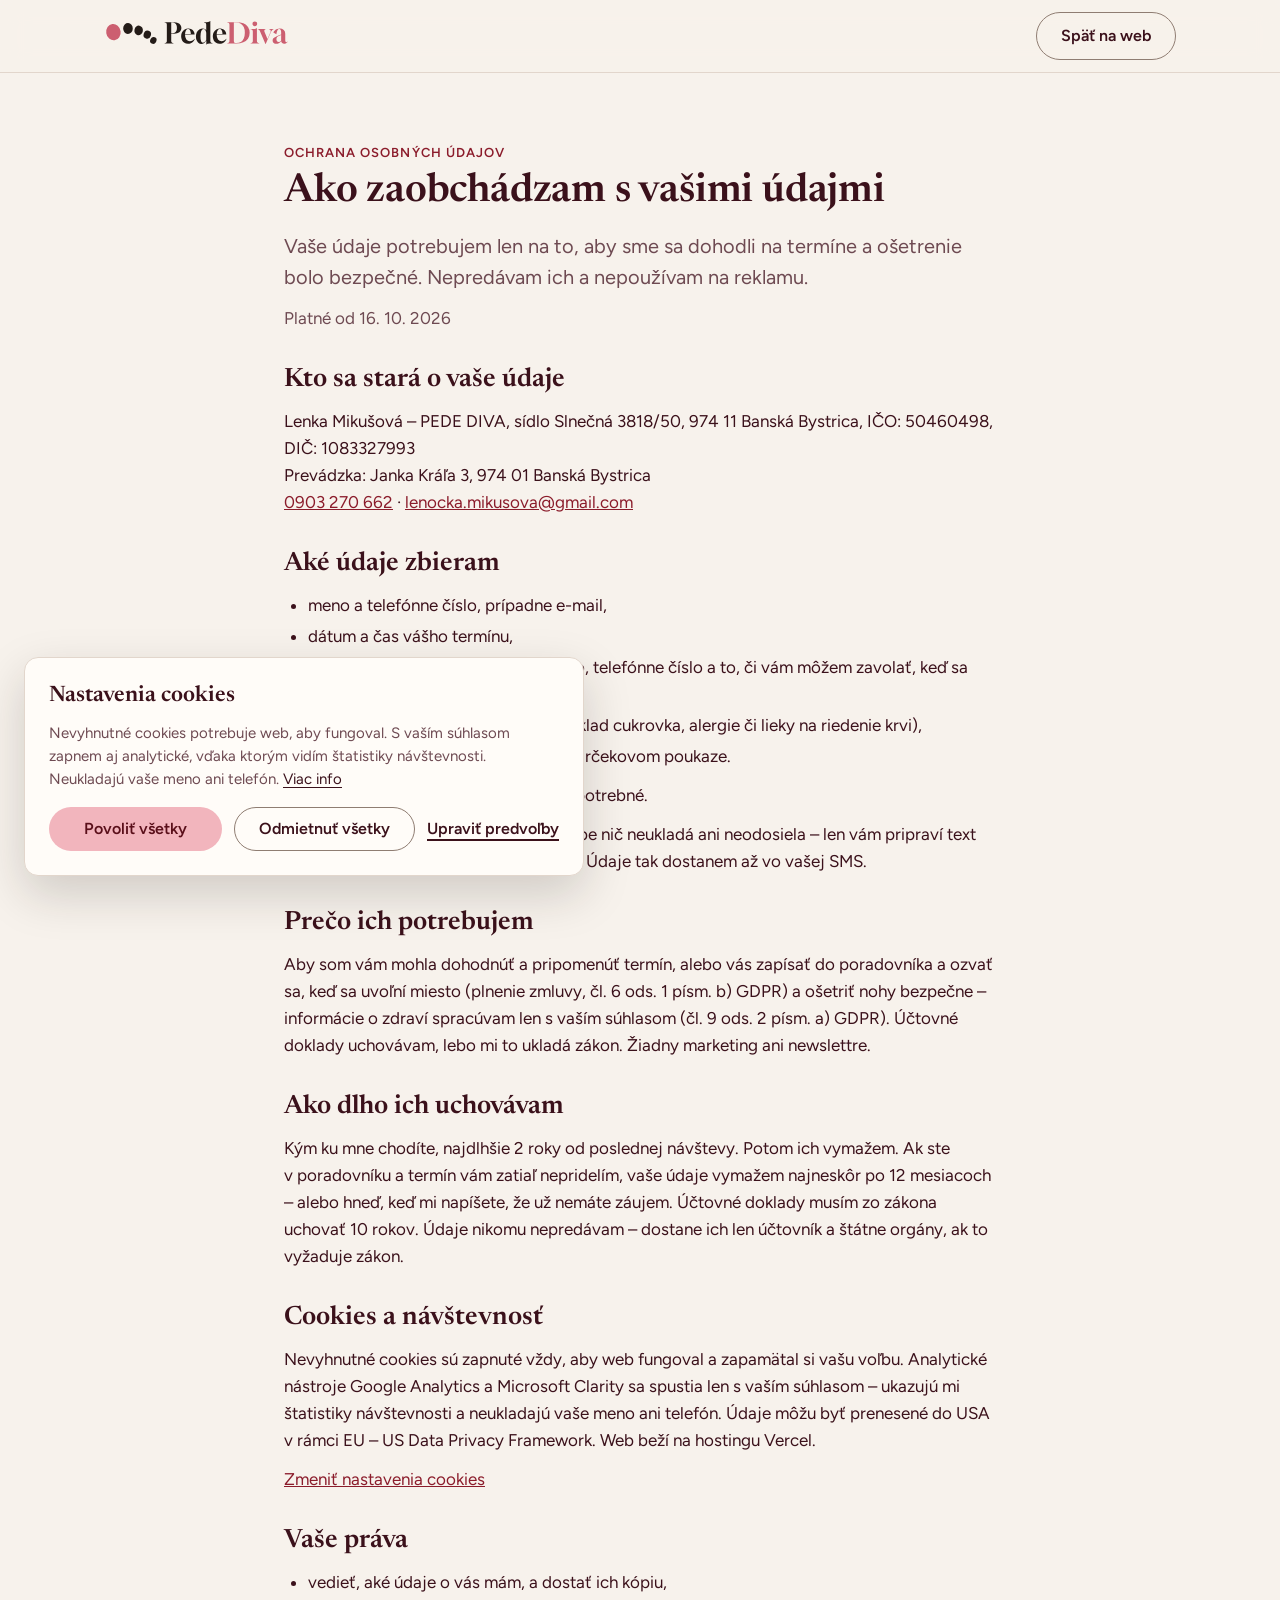
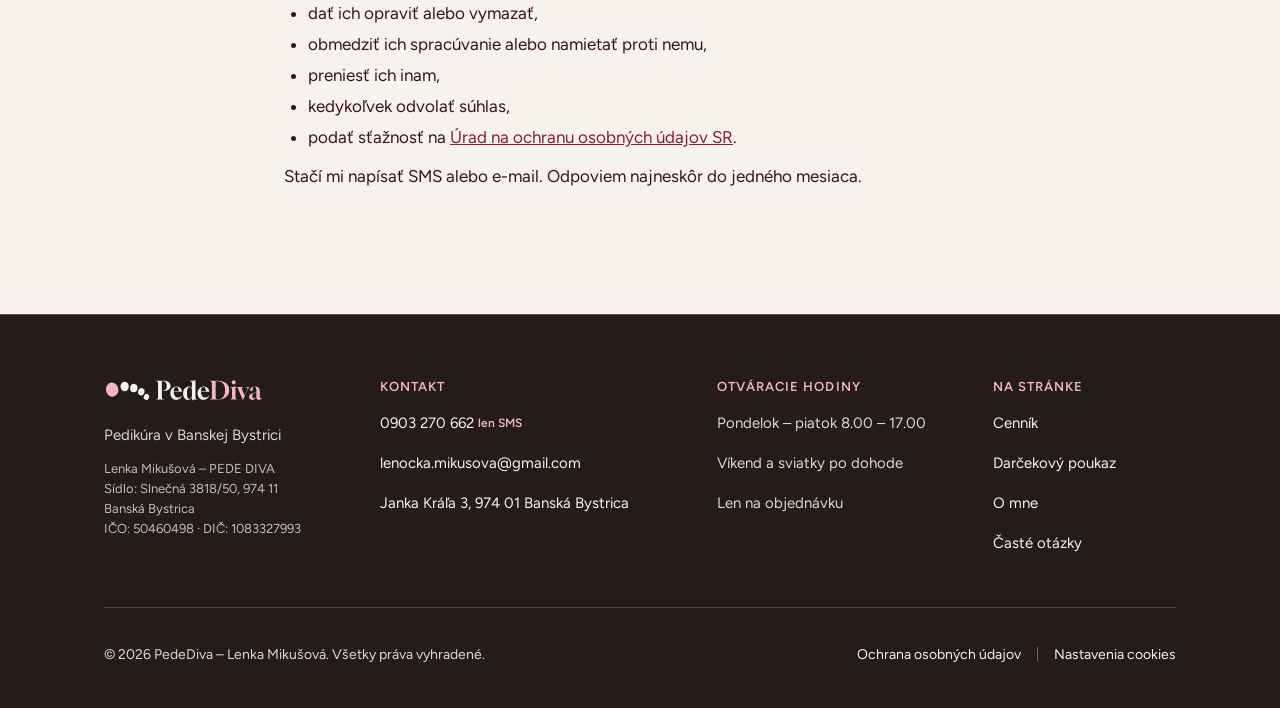
<file: ochrana-osobnych-udajov.html>
<!doctype html>
<html lang="sk">
<head>
<meta charset="utf-8">
<meta name="viewport" content="width=device-width, initial-scale=1">
<title>Ochrana osobných údajov – PedeDiva</title>
<meta name="description" content="Ako PedeDiva spracúva osobné údaje a používa cookies.">
<script src="/js/boot.js"></script>
<link rel="preload" href="/fonts/figtree.woff2" as="font" type="font/woff2" crossorigin>
<link rel="preload" href="/fonts/newsreader-600.woff2" as="font" type="font/woff2" crossorigin>
<link rel="icon" href="/img/logo/pedediva-favicon.svg" type="image/svg+xml">
<link rel="icon" href="/img/icons/icon-192.png" sizes="192x192" type="image/png">
<link rel="apple-touch-icon" href="/img/icons/apple-touch-icon.png">
<link rel="manifest" href="/site.webmanifest">
<meta name="theme-color" content="#f7f2ec">
<meta name="color-scheme" content="light only">
<meta name="apple-mobile-web-app-status-bar-style" content="default">
<meta name="apple-mobile-web-app-title" content="PedeDiva">
<link rel="stylesheet" href="/css/tokens.css">
<link rel="stylesheet" href="/css/style.css">
<script src="/js/consent.js" defer></script>
</head>
<body>
<header class="pd-header pd-sub-header">
  <div class="pd-wrap pd-header__in">
    <a class="pd-logo" href="/" aria-label="PedeDiva – úvod"><img src="/img/logo/pedediva-logo.svg" alt="PedeDiva" width="186" height="32"></a>
    <a class="pd-btn pd-btn--secondary pd-header__cta" href="/">Späť na web</a>
  </div>
</header>
<main id="obsah" class="pd-legal"><div class="pd-wrap pd-legal__in">
<p class="pd-eyebrow">Ochrana osobných údajov</p>
<h1 class="pd-h2">Ako zaobchádzam s vašimi údajmi</h1>
<p class="pd-lead">Vaše údaje potrebujem len na to, aby sme sa dohodli na termíne a ošetrenie bolo bezpečné. Nepredávam ich a nepoužívam na reklamu.</p>
<p class="pd-legal__meta">Platné od 16. 10. 2026</p>

<h2>Kto sa stará o vaše údaje</h2>
<p>Lenka Mikušová – PEDE DIVA, sídlo Slnečná 3818/50, 974 11 Banská Bystrica, IČO: 50460498, DIČ: 1083327993<br>Prevádzka: Janka Kráľa 3, 974 01 Banská Bystrica<br>
<a href="sms:+421903270662?&amp;body=Dobr%C3%BD%20de%C5%88%2C%20m%C3%A1m%20z%C3%A1ujem%20o%20pedik%C3%BAru.%20Pros%C3%ADm%2C%20zap%C3%AD%C5%A1te%20si%20ma%20do%20poradovn%C3%ADka.%20Ke%C4%8F%20sa%20uvo%C4%BEn%C3%AD%20term%C3%ADn%2C%20pokojne%20mi%20zavolajte.%20Meno%3A%20">0903 270 662</a> · <a href="mailto:lenocka.mikusova@gmail.com">lenocka.mikusova@gmail.com</a></p>

<h2>Aké údaje zbieram</h2>
<ul>
<li>meno a telefónne číslo, prípadne e-mail,</li>
<li>dátum a čas vášho termínu,</li>
<li>ak sa zapíšete do poradovníka: meno, telefónne číslo a to, či vám môžem zavolať, keď sa uvoľní termín,</li>
<li>to, čo mi poviete o zdraví nôh (napríklad cukrovka, alergie či lieky na riedenie krvi),</li>
<li>údaje na účtovnom doklade alebo darčekovom poukaze.</li>
</ul>
<p>Povedzte mi len to, čo je pre ošetrenie potrebné.</p>
<p>Formulár „Zápis do poradovníka“ na webe nič neukladá ani neodosiela – len vám pripraví text SMS, ktorú odošlete zo svojho telefónu. Údaje tak dostanem až vo vašej SMS.</p>

<h2>Prečo ich potrebujem</h2>
<p>Aby som vám mohla dohodnúť a pripomenúť termín, alebo vás zapísať do poradovníka a ozvať sa, keď sa uvoľní miesto (plnenie zmluvy, čl. 6 ods. 1 písm. b) GDPR) a ošetriť nohy bezpečne – informácie o zdraví spracúvam len s vaším súhlasom (čl. 9 ods. 2 písm. a) GDPR). Účtovné doklady uchovávam, lebo mi to ukladá zákon. Žiadny marketing ani newslettre.</p>

<h2>Ako dlho ich uchovávam</h2>
<p>Kým ku mne chodíte, najdlhšie 2 roky od poslednej návštevy. Potom ich vymažem. Ak ste v poradovníku a termín vám zatiaľ nepridelím, vaše údaje vymažem najneskôr po 12 mesiacoch – alebo hneď, keď mi napíšete, že už nemáte záujem. Účtovné doklady musím zo zákona uchovať 10 rokov. Údaje nikomu nepredávam – dostane ich len účtovník a štátne orgány, ak to vyžaduje zákon.</p>

<h2>Cookies a návštevnosť</h2>
<p>Nevyhnutné cookies sú zapnuté vždy, aby web fungoval a zapamätal si vašu voľbu. Analytické nástroje Google Analytics a Microsoft Clarity sa spustia len s vaším súhlasom – ukazujú mi štatistiky návštevnosti a neukladajú vaše meno ani telefón. Údaje môžu byť prenesené do USA v rámci EU – US Data Privacy Framework. Web beží na hostingu Vercel.</p>
<p><a href="#" data-cookie-settings>Zmeniť nastavenia cookies</a></p>

<h2>Vaše práva</h2>
<ul>
<li>vedieť, aké údaje o vás mám, a dostať ich kópiu,</li>
<li>dať ich opraviť alebo vymazať,</li>
<li>obmedziť ich spracúvanie alebo namietať proti nemu,</li>
<li>preniesť ich inam,</li>
<li>kedykoľvek odvolať súhlas,</li>
<li>podať sťažnosť na <a href="https://dataprotection.gov.sk" target="_blank" rel="noopener">Úrad na ochranu osobných údajov SR</a>.</li>
</ul>
<p>Stačí mi napísať SMS alebo e-mail. Odpoviem najneskôr do jedného mesiaca.</p>
</div></main>
<footer class="pd-footer">
  <div class="pd-wrap">
    <div class="pd-footer__grid">
      <div class="pd-footer__brand">
        <img src="/img/logo/pedediva-inverse-logo.svg" alt="PedeDiva" width="144" height="25">
        <p>Pedikúra v Banskej Bystrici</p>
        <p class="pd-footer__company">Lenka Mikušová – PEDE DIVA<br>Sídlo: Slnečná 3818/50, 974 11 Banská Bystrica<br>IČO: 50460498 · DIČ: 1083327993</p>
      </div>
      <div class="pd-footer__col">
        <h2 class="pd-footer__h">Kontakt</h2>
        <ul>
          <li><a href="sms:+421903270662?&amp;body=Dobr%C3%BD%20de%C5%88%2C%20m%C3%A1m%20z%C3%A1ujem%20o%20pedik%C3%BAru.%20Pros%C3%ADm%2C%20zap%C3%AD%C5%A1te%20si%20ma%20do%20poradovn%C3%ADka.%20Ke%C4%8F%20sa%20uvo%C4%BEn%C3%AD%20term%C3%ADn%2C%20pokojne%20mi%20zavolajte.%20Meno%3A%20">0903 270 662 <span class="pd-footer__tag">len SMS</span></a></li>
          <li><a href="mailto:lenocka.mikusova@gmail.com">lenocka.mikusova@gmail.com</a></li>
          <li><a href="https://www.google.com/maps/search/?api=1&amp;query=PEDE+DIVA+pedik%C3%BAra%2C+Janka+Kr%C3%A1%C4%BEa+3%2C+Bansk%C3%A1+Bystrica&amp;query_place_id=ChIJW1UWasQ9FUcRttKpU3KRBxk" target="_blank" rel="noopener">Janka Kráľa 3, 974 01 Banská Bystrica</a></li>
        </ul>
      </div>
      <div class="pd-footer__col">
        <h2 class="pd-footer__h">Otváracie hodiny</h2>
        <ul>
          <li>Pondelok – piatok 8.00 – 17.00</li>
          <li>Víkend a sviatky po dohode</li>
          <li>Len na objednávku</li>
        </ul>
      </div>
      <nav class="pd-footer__col" aria-label="Rýchle odkazy">
        <h2 class="pd-footer__h">Na stránke</h2>
        <ul>
          <li><a href="/#cennik">Cenník</a></li>
          <li><a href="/#poukaz">Darčekový poukaz</a></li>
          <li><a href="/#o-mne">O mne</a></li>
          <li><a href="/#otazky">Časté otázky</a></li>
        </ul>
      </nav>
    </div>
    <div class="pd-footer__bottom">
      <p class="pd-footer__copy">© 2026 PedeDiva – Lenka Mikušová. Všetky práva vyhradené.</p>
      <ul class="pd-footer__legal" aria-label="Právne informácie">
        <li><a href="/ochrana-osobnych-udajov.html">Ochrana osobných údajov</a></li>
        <li><a href="#" data-cookie-settings>Nastavenia cookies</a></li>
      </ul>
    </div>
  </div>
</footer>
</body>
</html>
</file>
<file: css/tokens.css>
/* Písma – uložené priamo na webe (žiadne volanie na Google Fonts) */
@font-face { font-family: "Figtree"; src: url("../fonts/figtree.woff2") format("woff2"); font-weight: 300 900; font-style: normal; font-display: swap; }
@font-face { font-family: "Newsreader"; src: url("../fonts/newsreader-600.woff2") format("woff2"); font-weight: 400 700; font-style: normal; font-display: swap; }

/* PedeDiva — tokeny (zdroj: docs/tokens.json z dizajn systému) */
:root {
  /* farby */
  --paper: #f7f2ec;
  --paper-raised: #fffcf8;
  --blush: #f1dfd8;
  --ink: #241c18;
  --ink-muted: #6e4a52;
  --ink-text: #3b111b;  /* text – veľmi tmavá vínová */
  --line: #e2d6cc;
  --line-strong: #8f7d72;
  --lak: #f2b5bd;
  --lak-deep: #e89aa5;
  --on-lak: #5a0f1a;
  --lak-text: #8b1c2b;
  --lak-logo: #cc5f70;
  --moss: #3e5a42;
  --moss-tint: #e1e8dc;
  --focus: var(--ink);
  /* spacing */
  --space-1: 4px;
  --space-2: 8px;
  --space-3: 12px;
  --space-4: 16px;
  --space-6: 24px;
  --space-8: 32px;
  --space-12: 48px;
  --space-18: 72px;
  --space-28: 112px;
  /* radius */
  --radius-sm: 6px;
  --radius-md: 14px;
  --radius-lg: 28px;
  --radius-pill: 999px;
  /* shadow */
  --shadow-bar: 0 -6px 20px rgba(36, 28, 24, 0.10);
  /* layout */
  --container: 1120px;
  --measure: 640px;
  --header-h: 72px;
  --tap: 48px;
  /* písma */
  --font-serif: "Newsreader", Georgia, "Times New Roman", serif;
  --font-sans: "Figtree", "Segoe UI", system-ui, sans-serif;
}
</file>
<file: css/style.css>
/* PedeDiva — komponenty. Hodnoty len cez tokeny z tokens.json. */
*, *::before, *::after { box-sizing: border-box; }
body { margin: 0; background: var(--paper); color: var(--ink-text); font-family: var(--font-sans); font-size: 17px; line-height: 27px; -webkit-font-smoothing: antialiased; }
img { max-width: 100%; display: block; }
:focus-visible { outline: 2px solid var(--focus); outline-offset: 3px; }
h1, h2, h3, p, ul, ol, dl, dd, figure, blockquote { margin: 0; }
ul, ol { padding: 0; list-style: none; }

.pd-wrap { max-width: var(--container); margin: 0 auto; padding: 0 var(--space-6); }
.pd-section { padding: var(--space-28) 0; }
.pd-section--blush { background: var(--blush); }
.pd-section--ink { background: var(--ink); color: var(--paper); }
.pd-measure { max-width: var(--measure); }
.pd-eyebrow { font: 600 13px/16px var(--font-sans); letter-spacing: .08em; text-transform: uppercase; color: var(--lak-text); }
.pd-h1 { font-family: var(--font-serif); font-weight: 400; font-size: 56px; line-height: 60px; letter-spacing: 0; }
.pd-h2 { font-family: var(--font-serif); font-weight: 400; font-size: 40px; line-height: 46px; letter-spacing: .005em; }
.pd-h3 { font-family: var(--font-serif); font-weight: 400; font-size: 28px; line-height: 34px; }
.pd-lead { font-size: 20px; line-height: 31px; color: var(--ink-muted); }
.pd-small { font-size: 14px; line-height: 21px; color: var(--ink-muted); }
.pd-head { display: grid; gap: var(--space-2); margin-bottom: var(--space-12); max-width: var(--measure); }
.pd-head .pd-lead { margin-top: var(--space-3); }
/* zástupné miesto: údaj, ktorý musí doplniť majiteľka (cena, počet recenzií…) */
.pd-ph { background: var(--blush); border-radius: var(--radius-sm); padding: 0 var(--space-1); box-decoration-break: clone; -webkit-box-decoration-break: clone; }
.pd-section--blush .pd-ph { background: var(--paper-raised); }

/* Button */
.pd-btn { display: inline-flex; align-items: center; justify-content: center; gap: var(--space-2); min-height: var(--tap); padding: 0 var(--space-6); border-radius: var(--radius-pill); border: 1.5px solid transparent; font: 600 16px/20px var(--font-sans); text-decoration: none; cursor: pointer; transition: background-color .15s ease, border-color .15s ease; white-space: nowrap; }
.pd-btn--primary { background: var(--lak); color: var(--on-lak); }
.pd-btn--primary:hover, .pd-btn--primary:active { background: var(--lak-deep); }
.pd-btn--secondary { background: transparent; color: var(--ink-text); border-color: var(--line-strong); }
.pd-btn--secondary:hover { border-color: var(--ink-text); }
.pd-btn--text { min-height: var(--tap); padding: 0; border-radius: 0; color: var(--ink-text); text-decoration: underline; text-decoration-thickness: 1.5px; text-underline-offset: 5px; }
.pd-btn--lg { min-height: 56px; padding: 0 var(--space-8); font-size: 17px; }
.pd-btn--block { display: flex; width: 100%; }
.pd-btn__sub { font-weight: 400; opacity: .85; }
.pd-actions { display: flex; flex-wrap: wrap; align-items: center; gap: var(--space-3) var(--space-6); }

/* Header */
.pd-header { position: sticky; top: 0; z-index: 10; background: var(--paper); border-bottom: 1px solid var(--line); }
.pd-header__in { display: flex; align-items: center; gap: var(--space-8); height: var(--header-h); }
.pd-logo { font-family: var(--font-serif); font-size: 26px; line-height: 1; color: var(--ink-text); text-decoration: none; letter-spacing: -.01em; }
.pd-logo b { font-weight: 400; color: var(--lak-text); }
.pd-logo img { height: 32px; width: auto; display: block; }
.pd-nav { display: flex; gap: var(--space-6); margin-left: auto; }
.pd-nav a { color: var(--ink-text); text-decoration: none; font-weight: 500; font-size: 15px; line-height: var(--tap); }
.pd-nav a:hover { text-decoration: underline; text-underline-offset: 5px; }
.pd-header__tel { color: var(--ink-text); font-weight: 600; font-size: 15px; text-decoration: none; white-space: nowrap; }

/* Hero */
.pd-hero { padding: var(--space-18) 0 var(--space-28); }
.pd-hero__grid { display: grid; grid-template-columns: 1.1fr .9fr; gap: var(--space-12); align-items: center; }
.pd-hero__text { display: grid; gap: var(--space-6); }
.pd-hero .pd-eyebrow { margin-bottom: calc(-1 * var(--space-3)); }
.pd-proof { display: flex; flex-wrap: wrap; gap: var(--space-2) var(--space-6); font-size: 15px; line-height: 21px; color: var(--ink-muted); padding-top: var(--space-6); border-top: 1px solid var(--line); }
.pd-proof strong { color: var(--ink-text); font-weight: 600; }
.pd-photo { position: relative; aspect-ratio: 4 / 5; border-radius: var(--radius-lg); background: var(--blush); overflow: hidden; display: flex; align-items: flex-end; padding: var(--space-6); }
.pd-photo__note { font-size: 14px; line-height: 21px; color: var(--ink-muted); max-width: 260px; }
.pd-photo__tag { position: absolute; top: var(--space-6); left: var(--space-6); }

/* Slot — štítok voľného termínu */
.pd-slot { display: inline-flex; align-items: center; gap: var(--space-2); background: var(--moss-tint); color: var(--ink-text); border-radius: var(--radius-pill); padding: var(--space-1) var(--space-3); font-size: 14px; line-height: 21px; font-weight: 500; }
.pd-slot::before { content: ""; width: 8px; height: 8px; border-radius: 50%; background: var(--moss); }

/* ProblemList */
.pd-problems { display: grid; grid-template-columns: repeat(2, minmax(0, 1fr)); column-gap: var(--space-12); border-top: 1px solid var(--line); }
.pd-problems li { display: grid; grid-template-columns: 28px 1fr; gap: var(--space-3); padding: var(--space-4) 0; border-bottom: 1px solid var(--line); }
.pd-problems li::before { content: "—"; color: var(--lak-text); font-weight: 600; }
.pd-problems strong { font-weight: 600; }
.pd-problems div > span { display: block; font-size: 15px; line-height: 23px; color: var(--ink-muted); }

/* PriceList */
.pd-prices { max-width: var(--measure); background: var(--paper-raised); border-radius: var(--radius-md); padding: var(--space-2) var(--space-8); }
.pd-price { display: grid; grid-template-columns: 1fr auto; gap: var(--space-1) var(--space-6); padding: var(--space-6) 0; border-bottom: 1px solid var(--line); }
.pd-price:last-child { border-bottom: 0; }
.pd-price__name { font-weight: 600; font-size: 17px; line-height: 27px; }
.pd-price__amount { font-family: var(--font-serif); font-size: 22px; line-height: 27px; white-space: nowrap; text-align: right; }
.pd-price__desc { grid-column: 1; font-size: 15px; line-height: 23px; color: var(--ink-muted); }
.pd-price__time { grid-column: 2; font-size: 14px; line-height: 21px; color: var(--ink-muted); text-align: right; white-space: nowrap; }
.pd-price__flag { display: inline-block; margin-left: var(--space-2); font-size: 12px; line-height: 18px; font-weight: 600; letter-spacing: .06em; text-transform: uppercase; color: var(--lak-text); vertical-align: 2px; }
.pd-prices-foot { max-width: var(--measure); margin-top: var(--space-4); }

/* Offer — Grand Slam ponuka */
.pd-offer { display: grid; grid-template-columns: 1.2fr .8fr; background: var(--paper-raised); border-radius: var(--radius-md); overflow: hidden; }
.pd-offer__main { padding: var(--space-12) var(--space-8) var(--space-12) var(--space-12); display: grid; gap: var(--space-6); align-content: start; }
.pd-offer__items { border-top: 1px solid var(--line); }
.pd-offer__items li { display: grid; grid-template-columns: 24px 1fr auto; gap: var(--space-3); padding: var(--space-3) 0; border-bottom: 1px solid var(--line); }
.pd-offer__items li::before { content: "✓"; color: var(--moss); font-weight: 700; }
.pd-offer__items em { font-style: normal; font-size: 14px; color: var(--ink-muted); white-space: nowrap; }
.pd-offer__items .pd-bonus { font-size: 12px; font-weight: 600; letter-spacing: .06em; text-transform: uppercase; color: var(--lak-text); margin-right: var(--space-1); }
.pd-offer__side { background: var(--ink); color: var(--paper); padding: var(--space-12) var(--space-8); display: grid; gap: var(--space-4); align-content: center; }
.pd-offer__was { font-size: 15px; color: var(--line); }
.pd-offer__was s { text-decoration-thickness: 1.5px; }
.pd-offer__price { font-family: var(--font-serif); font-size: 64px; line-height: 64px; }
.pd-offer__note { font-size: 14px; line-height: 21px; color: var(--line); }
.pd-offer__side .pd-btn--primary { margin-top: var(--space-2); }
.pd-offer__side .pd-ph { background: var(--ink-muted); }
.pd-offer__scarcity { font-size: 14px; line-height: 21px; padding-top: var(--space-4); border-top: 1px solid var(--ink-muted); }

/* Guarantee */
.pd-guarantee { display: grid; grid-template-columns: auto 1fr; gap: var(--space-8); align-items: center; max-width: 820px; }
.pd-seal { width: 132px; height: 132px; border-radius: 50%; background: var(--moss-tint); color: var(--moss); display: grid; place-items: center; text-align: center; border: 2px dashed var(--moss); outline: 8px solid var(--moss-tint); }
.pd-seal span { font-family: var(--font-serif); font-size: 34px; line-height: 34px; display: block; }
.pd-seal small { font-size: 12px; line-height: 16px; font-weight: 600; letter-spacing: .06em; text-transform: uppercase; }
.pd-guarantee__text { display: grid; gap: var(--space-3); }

/* Steps */
.pd-steps { display: grid; grid-template-columns: repeat(3, minmax(0, 1fr)); gap: var(--space-8); counter-reset: s; }
.pd-step { display: grid; gap: var(--space-3); align-content: start; padding-top: var(--space-6); border-top: 1px solid var(--ink); }
.pd-step::before { counter-increment: s; content: counter(s); font-family: var(--font-serif); font-size: 64px; line-height: 64px; color: var(--lak-text); }
.pd-step h3 { font-weight: 600; font-size: 19px; line-height: 27px; }
.pd-step p { color: var(--ink-muted); }

/* Review */
.pd-reviews { display: grid; grid-template-columns: repeat(3, minmax(0, 1fr)); gap: var(--space-8); }
.pd-review { display: grid; gap: var(--space-4); align-content: start; }
.pd-review__stars { color: var(--lak-text); letter-spacing: .15em; font-size: 15px; }
.pd-review blockquote { font-family: var(--font-serif); font-size: 21px; line-height: 30px; }
.pd-review figcaption { font-size: 14px; line-height: 21px; color: var(--ink-muted); }
.pd-review figcaption strong { color: var(--ink-text); font-weight: 600; }

/* FAQ */
.pd-faq { max-width: var(--measure); border-top: 1px solid var(--line-strong); }
.pd-faq details { border-bottom: 1px solid var(--line-strong); }
.pd-faq summary { display: flex; justify-content: space-between; align-items: center; gap: var(--space-4); min-height: 64px; padding: var(--space-3) 0; font-weight: 600; cursor: pointer; list-style: none; }
.pd-faq summary::-webkit-details-marker { display: none; }
.pd-faq summary::after { content: "+"; font-family: var(--font-serif); font-size: 28px; line-height: 1; color: var(--lak-text); transition: transform .2s ease; }
.pd-faq details[open] summary::after { transform: rotate(45deg); }
.pd-faq details p { padding: 0 0 var(--space-6); color: var(--ink-muted); max-width: 580px; }

/* Contact */
.pd-contact { display: grid; grid-template-columns: 1fr 1fr; gap: var(--space-12); align-items: start; }
.pd-contact__card { background: var(--paper-raised); color: var(--ink-text); border-radius: var(--radius-md); padding: var(--space-8); display: grid; gap: var(--space-6); }
.pd-contact dl { display: grid; grid-template-columns: auto 1fr; gap: var(--space-2) var(--space-6); font-size: 15px; line-height: 23px; }
.pd-contact dt { color: var(--ink-muted); }
.pd-contact dd { text-align: right; font-weight: 500; }
.pd-contact__label { font-size: 13px; line-height: 16px; font-weight: 600; letter-spacing: .08em; text-transform: uppercase; color: var(--ink-muted); margin-bottom: var(--space-2); }
.pd-contact__big { font-family: var(--font-serif); font-size: 24px; line-height: 31px; }
.pd-contact__big a { color: inherit; }
.pd-section--ink .pd-lead { color: var(--line); }
.pd-section--ink .pd-eyebrow { color: var(--blush); }

/* Footer */
.pd-footer { padding: var(--space-8) 0; border-top: 1px solid var(--ink-muted); background: var(--ink); color: var(--line); font-size: 14px; line-height: 21px; }
.pd-footer .pd-wrap { display: flex; flex-wrap: wrap; justify-content: space-between; align-items: center; gap: var(--space-4); }
.pd-footer a { color: var(--paper); }

/* MobileBar — prilepená lišta s rezerváciou */
.pd-bar { position: fixed; left: 0; right: 0; bottom: 0; z-index: 20; display: none; align-items: center; gap: var(--space-3); padding: var(--space-3) var(--space-4) calc(var(--space-3) + env(safe-area-inset-bottom)); background: var(--paper-raised); box-shadow: var(--shadow-bar); }
.pd-bar__info { flex: 1; font-size: 14px; line-height: 19px; color: var(--ink-muted); }
.pd-bar__info strong { display: block; color: var(--ink-text); font-size: 15px; }
.pd-bar__call { width: var(--tap); height: var(--tap); flex: none; display: grid; place-items: center; border-radius: 50%; border: 1.5px solid var(--line-strong); color: var(--ink-text); text-decoration: none; }
.pd-bar--static { position: static; display: flex; }

@media (max-width: 860px) {
  .pd-wrap { padding: 0 var(--space-4); }
  .pd-section { padding: var(--space-18) 0; }
  .pd-h1 { font-size: 40px; line-height: 44px; }
  .pd-h2 { font-size: 32px; line-height: 38px; }
  .pd-lead { font-size: 18px; line-height: 28px; }
  .pd-head { margin-bottom: var(--space-8); }
  .pd-header__in { height: 64px; }
  .pd-logo img { height: 28px; }
  .pd-nav { display: none; }
  .pd-hero { padding: var(--space-8) 0 var(--space-18); }
  .pd-hero__grid, .pd-offer, .pd-contact { grid-template-columns: 1fr; }
  .pd-photo { aspect-ratio: 4 / 3; }
  .pd-problems, .pd-steps, .pd-reviews { grid-template-columns: 1fr; }
  .pd-prices { padding: var(--space-1) var(--space-6); }
  .pd-offer__main, .pd-offer__side { padding: var(--space-8) var(--space-6); }
  .pd-guarantee { grid-template-columns: 1fr; justify-items: start; }
  .pd-bar { display: flex; }
  .pd-hero .pd-actions .pd-btn--primary { width: 100%; }
  body.pd-has-bar { padding-bottom: 80px; }
}
.pd-footer .pd-ph, .pd-section--ink .pd-ph { background: var(--ink-muted); color: var(--paper); }


/* --- UX úpravy (Laws of UX) --- */
html { scroll-behavior: smooth; }
[id] { scroll-margin-top: calc(var(--header-h) + var(--space-4)); }
.pd-skip { position: absolute; left: var(--space-4); top: -100px; z-index: 30; background: var(--ink); color: var(--paper); padding: var(--space-3) var(--space-4); border-radius: var(--radius-sm); }
.pd-skip:focus { top: var(--space-3); }
.pd-cta-note { margin-top: calc(-1 * var(--space-3)); }
.pd-touch-only { display: none; }
@media (hover: none) and (pointer: coarse) { .pd-touch-only { display: inline-flex; } }
.pd-on-ink { color: var(--paper); border-color: var(--line); }
.pd-on-ink:hover { border-color: var(--paper); }
.pd-bar { transition: transform .2s ease; }
.pd-bar--hidden { transform: translateY(110%); }
@media (max-width: 860px) { .pd-hero .pd-actions { row-gap: var(--space-2); } }
@media (prefers-reduced-motion: reduce) {
  html { scroll-behavior: auto; }
  *, *::before, *::after { transition: none !important; }
}

/* Cenník – skupiny */
.pd-prices__group { padding: var(--space-6) 0 var(--space-1); font: 600 13px/16px var(--font-sans); letter-spacing: .08em; text-transform: uppercase; color: var(--lak-text); border-bottom: 1px solid var(--line); }
.pd-prices__group ~ .pd-prices__group { margin-top: var(--space-4); }
.pd-price { padding: var(--space-4) 0; }
/* Vzdelanie */
.pd-certs { display: grid; grid-template-columns: repeat(2, minmax(0, 1fr)); column-gap: var(--space-12); border-top: 1px solid var(--line); }
.pd-certs li { display: grid; align-content: start; gap: var(--space-1); padding: var(--space-4) 0 var(--space-4) 36px; border-bottom: 1px solid var(--line); position: relative; }
.pd-certs li::before { content: "✓"; position: absolute; left: 4px; top: var(--space-4); color: var(--moss); font-weight: 700; }
.pd-certs strong { font-weight: 600; }
.pd-certs span { font-size: 15px; line-height: 23px; color: var(--ink-muted); }
@media (max-width: 860px) { .pd-certs { grid-template-columns: 1fr; } }

.pd-price__alt { grid-column: 2; grid-row: 2; font-size: 13px; line-height: 19px; color: var(--moss); font-weight: 600; text-align: right; white-space: nowrap; }
.pd-price__alt + * { }

/* Pás vzdelania pod hero – statický, bez pohybu */
.pd-hero { padding-bottom: var(--space-18); }
.pd-creds { background: var(--paper-raised); border-top: 1px solid var(--line); border-bottom: 1px solid var(--line); }
.pd-creds__in { display: flex; align-items: center; gap: var(--space-8); min-height: 88px; padding-top: var(--space-4); padding-bottom: var(--space-4); }
.pd-creds__label { font: 600 13px/16px var(--font-sans); letter-spacing: .08em; text-transform: uppercase; color: var(--lak-text); white-space: nowrap; }
.pd-creds__list { display: flex; flex-wrap: wrap; gap: var(--space-2) var(--space-6); flex: 1; }
.pd-creds__list li { display: flex; align-items: center; gap: var(--space-2); font-weight: 600; font-size: 15px; line-height: 21px; }
.pd-creds__list li::before { content: "✓"; color: var(--moss); font-weight: 700; }
.pd-creds__more { color: var(--ink-text); font-weight: 600; font-size: 15px; white-space: nowrap; text-underline-offset: 5px; min-height: var(--tap); display: inline-flex; align-items: center; }
@media (max-width: 860px) {
  .pd-creds__in { flex-direction: column; align-items: flex-start; gap: var(--space-3); padding-top: var(--space-6); padding-bottom: var(--space-4); }
  .pd-creds__list { flex-direction: column; gap: var(--space-2); }
}

/* ===== Revízia 14. 10. – layout, foto, animácie ===== */
/* Hlavička: logo · menu · Kontakt */
.pd-header { transition: box-shadow .25s ease; }
.pd-header.is-scrolled { box-shadow: 0 6px 20px rgba(36, 28, 24, .06); }
.pd-header__cta { margin-left: var(--space-2); }
@media (max-width: 860px) {
  .pd-header__cta { margin-left: auto; min-height: 40px; padding: 0 var(--space-4); font-size: 15px; }
}

/* Fotka: vždy celá, bez orezania, pomer podľa obrázka */
.pd-photo--img { aspect-ratio: auto; padding: 0; margin: 0; display: block; background: var(--blush); }
.pd-photo--img img { width: 100%; height: auto; display: block; }

/* Hero – tablet a mobil: jeden stĺpec, fotka primeranej veľkosti */
@media (max-width: 960px) {
  .pd-hero__grid { grid-template-columns: 1fr; gap: var(--space-8); }
  .pd-hero__text { max-width: 640px; }
  .pd-photo--img { width: 100%; max-width: 520px; }
}
@media (min-width: 861px) and (max-width: 960px) {
  .pd-hero__grid { grid-template-columns: 1fr; }
}

/* Dôkazy v hero ako zoznam */
.pd-proof { list-style: none; margin: 0; }
.pd-proof li { display: inline; }

/* Príležitosti */
.pd-occasions { display: grid; grid-template-columns: repeat(4, minmax(0, 1fr)); gap: var(--space-6); }
.pd-occasion { background: var(--paper-raised); border-radius: var(--radius-md); padding: var(--space-6); display: grid; gap: var(--space-3); align-content: start; border: 1px solid var(--line); transition: transform .25s ease, border-color .25s ease; }
.pd-occasion:hover { transform: translateY(-3px); border-color: var(--line-strong); }
.pd-occasion__when { font: 600 12px/16px var(--font-sans); letter-spacing: .08em; text-transform: uppercase; color: var(--lak-text); }
.pd-occasion h3 { font-family: var(--font-serif); font-weight: 400; font-size: 24px; line-height: 29px; }
.pd-occasion p:last-child { font-size: 15px; line-height: 23px; color: var(--ink-muted); }
@media (max-width: 1080px) { .pd-occasions { grid-template-columns: repeat(2, minmax(0, 1fr)); } }
@media (max-width: 560px) { .pd-occasions { grid-template-columns: 1fr; } }

/* O mne */
.pd-about { display: grid; grid-template-columns: .9fr 1.1fr; gap: var(--space-12); align-items: start; }
.pd-about__text { margin: 0; gap: var(--space-4); }
.pd-about__text .pd-lead { margin-top: var(--space-2); }
.pd-about__sign { font-family: var(--font-serif); font-size: 26px; line-height: 32px; color: var(--lak-text); margin-top: var(--space-2); }
.pd-about .pd-certs { grid-template-columns: 1fr; }
@media (max-width: 960px) { .pd-about { grid-template-columns: 1fr; gap: var(--space-8); } }

/* Cenník a karty na tablete */
@media (min-width: 861px) and (max-width: 1080px) { .pd-contact { grid-template-columns: 1fr; } }

/* Päta */
.pd-footer .pd-wrap { align-items: center; }
.pd-footer img { width: 144px; height: auto; }

/* ===== Animácie (jemné, vypnú sa pri „obmedziť pohyb“) ===== */
.pd-btn { transition: background-color .15s ease, border-color .15s ease, transform .15s ease, box-shadow .15s ease; }
.pd-btn--primary:hover { transform: translateY(-1px); box-shadow: 0 6px 16px rgba(204, 95, 112, .25); }
.pd-btn--primary:active { transform: translateY(0); box-shadow: none; }

@keyframes pd-fade-up { from { opacity: 0; transform: translateY(14px); } to { opacity: 1; transform: none; } }
@keyframes pd-fade-in { from { opacity: 0; transform: scale(.98); } to { opacity: 1; transform: none; } }
.js .pd-in { opacity: 0; animation: pd-fade-up .7s cubic-bezier(.2, .7, .2, 1) forwards; animation-delay: calc(var(--d, 0) * 90ms + 80ms); }
.js .pd-in--photo { animation-name: pd-fade-in; animation-duration: .9s; }

.js [data-reveal] { opacity: 0; transform: translateY(18px); transition: opacity .7s cubic-bezier(.2, .7, .2, 1), transform .7s cubic-bezier(.2, .7, .2, 1); transition-delay: calc(var(--d, 0) * 90ms); }
.js [data-reveal].is-in { opacity: 1; transform: none; }

.pd-faq details p { animation: pd-fade-up .3s ease; }

@media (prefers-reduced-motion: reduce) {
  .js .pd-in, .js [data-reveal] { opacity: 1 !important; transform: none !important; animation: none !important; transition: none !important; }
  .pd-occasion:hover, .pd-btn--primary:hover { transform: none; }
}

/* ===== Revízia 14. 10. (2) – centrovaný cenník a otázky, väčšie písmo ===== */
.pd-center .pd-head { margin-left: auto; margin-right: auto; text-align: center; justify-items: center; }
.pd-center .pd-prices, .pd-center .pd-prices-foot, .pd-center .pd-faq { margin-left: auto; margin-right: auto; }
.pd-center .pd-prices-foot { text-align: center; }
.pd-prices { max-width: 720px; }
.pd-prices-foot { max-width: 720px; font-size: 16px; line-height: 25px; }
.pd-price__name { font-size: 19px; line-height: 28px; }
.pd-price__desc { font-size: 17px; line-height: 26px; }
.pd-price__amount { font-size: 27px; line-height: 30px; }
.pd-price__alt { font-size: 15px; line-height: 22px; }
.pd-prices__group { font-size: 14px; }
.pd-faq { max-width: 720px; }
.pd-faq summary { font-size: 19px; line-height: 27px; min-height: 68px; }
.pd-faq details p { font-size: 17px; line-height: 27px; max-width: none; }
@media (max-width: 860px) {
  .pd-prices { padding: var(--space-1) var(--space-4); }
  .pd-price__name { font-size: 18px; }
  .pd-price__amount { font-size: 24px; }
}
/* Kontakt – zvýraznenie „Len na objednávku“ */
.pd-contact__note { margin-top: var(--space-2); font-weight: 700; font-size: 16px; color: var(--lak-text); text-decoration: underline; text-decoration-thickness: 2px; text-underline-offset: 5px; text-decoration-color: var(--lak-logo); }
.pd-faq summary::after { font-family: var(--font-sans); font-size: 30px; font-weight: 400; }

/* ===== Písmo nadpisov: Newsreader (čitateľné, elegantné, bežné „j“) ===== */
.pd-h1, .pd-h2, .pd-h3, .pd-occasion h3, .pd-price__amount, .pd-step::before, .pd-contact__big, .pd-about__sign, .pd-seal span {
  font-weight: 600; font-variation-settings: normal; font-optical-sizing: auto; letter-spacing: -0.005em;
}
.pd-h1 { letter-spacing: -0.015em; }
.pd-price__amount { font-variant-numeric: lining-nums tabular-nums; }

/* ===== Darčekový poukaz ===== */
.pd-gift { display: grid; grid-template-columns: 1.05fr .95fr; gap: var(--space-12); align-items: center; }
.pd-gift__text { margin: 0; gap: var(--space-4); }
.pd-gift__list { display: grid; gap: var(--space-2); margin: var(--space-2) 0 var(--space-4); }
.pd-gift__list li { position: relative; padding-left: 28px; font-size: 17px; line-height: 26px; }
.pd-gift__list li::before { content: "✓"; position: absolute; left: 2px; color: var(--moss); font-weight: 700; }
.pd-voucher { background: var(--paper-raised); border-radius: var(--radius-md); padding: var(--space-4); box-shadow: 0 18px 40px rgba(36, 28, 24, .10); transform: rotate(-2deg); max-width: 460px; justify-self: center; width: 100%; }
.js .pd-voucher[data-reveal] { transform: translateY(18px) rotate(-2deg); }
.js .pd-voucher[data-reveal].is-in { transform: rotate(-2deg); }
.pd-voucher__in { border: 1.5px dashed var(--lak-logo); border-radius: 10px; padding: var(--space-8) var(--space-6); display: grid; gap: var(--space-3); text-align: center; justify-items: center; }
.pd-voucher__in img { height: 30px; width: auto; }
.pd-voucher__label { font: 600 13px/16px var(--font-sans); letter-spacing: .12em; text-transform: uppercase; color: var(--lak-text); margin-top: var(--space-2); }
.pd-voucher__what { font-family: var(--font-serif); font-weight: 600; font-size: 34px; line-height: 38px; }
.pd-voucher__line { display: flex; align-items: flex-end; gap: var(--space-3); width: 100%; max-width: 300px; font-size: 14px; color: var(--ink-muted); margin-top: var(--space-2); }
.pd-voucher__line i { flex: 1; border-bottom: 1px solid var(--line-strong); height: 18px; }
.pd-voucher__foot { font-size: 13px; line-height: 18px; color: var(--ink-muted); margin-top: var(--space-3); }
@media (max-width: 960px) { .pd-gift { grid-template-columns: 1fr; gap: var(--space-8); } }

/* ===== Päta s odkazmi ===== */
.pd-footer { padding: var(--space-8) 0 var(--space-12); }
.pd-footer__in { display: flex; flex-wrap: wrap; align-items: center; gap: var(--space-4) var(--space-8); justify-content: space-between; }
.pd-footer__in p { margin: 0; }
.pd-footer__links { display: flex; flex-wrap: wrap; gap: var(--space-2) var(--space-6); }
.pd-footer__links a { color: var(--paper); text-underline-offset: 4px; min-height: 32px; display: inline-flex; align-items: center; }
@media (max-width: 860px) { .pd-footer__in { flex-direction: column; align-items: flex-start; } }

/* ===== Cookies – lišta ===== */
.pd-cookie { position: fixed; z-index: 40; left: var(--space-6); bottom: var(--space-6); max-width: 560px; background: var(--paper-raised); color: var(--ink-text); border: 1px solid var(--line); border-radius: var(--radius-md); padding: var(--space-6); box-shadow: 0 18px 48px rgba(36, 28, 24, .18); display: grid; gap: var(--space-3); animation: pd-fade-up .5s cubic-bezier(.2, .7, .2, 1) both; }
.pd-cookie[hidden] { display: none; }
.pd-cookie__title { font-family: var(--font-serif); font-weight: 600; font-size: 22px; line-height: 28px; }
.pd-cookie__text { font-size: 15px; line-height: 23px; color: var(--ink-muted); }
.pd-cookie__text a { color: var(--ink-text); text-underline-offset: 3px; }
.pd-cookie__actions { display: flex; flex-wrap: wrap; gap: var(--space-3); align-items: center; margin-top: var(--space-1); }
.pd-cookie__actions .pd-btn { min-height: 44px; }
.pd-cookie__actions .pd-btn--primary, .pd-cookie__actions .pd-btn--secondary { flex: 1 1 160px; }
.pd-cookie-open .pd-bar { display: none !important; }
@media (max-width: 860px) {
  .pd-cookie { left: var(--space-3); right: var(--space-3); bottom: var(--space-3); max-width: none; padding: var(--space-4) var(--space-4) var(--space-4); }
  .pd-cookie__actions .pd-btn--text { width: 100%; justify-content: center; }
}

/* ===== Cookies – nastavenia (dialóg) ===== */
.pd-consent { width: min(640px, calc(100% - 24px)); max-height: calc(100% - 24px); border: 0; border-radius: var(--radius-md); padding: 0; background: var(--paper-raised); color: var(--ink-text); box-shadow: 0 24px 64px rgba(36, 28, 24, .25); }
.pd-consent::backdrop { background: rgba(36, 28, 24, .45); }
.pd-consent__in { position: relative; padding: var(--space-8); display: grid; gap: var(--space-4); }
.pd-consent__lead { color: var(--ink-muted); font-size: 16px; line-height: 25px; }
.pd-consent__cat { border-top: 1px solid var(--line); padding-top: var(--space-4); display: grid; gap: var(--space-2); }
.pd-consent__cat > p { font-size: 15px; line-height: 23px; color: var(--ink-muted); }
.pd-consent__row { display: flex; align-items: center; justify-content: space-between; gap: var(--space-4); }
.pd-consent__row h3 { font-size: 18px; line-height: 26px; font-weight: 700; }
.pd-consent__always { font-size: 13px; font-weight: 600; color: var(--moss); background: var(--moss-tint); padding: var(--space-1) var(--space-3); border-radius: var(--radius-pill); white-space: nowrap; }
.pd-consent details summary { cursor: pointer; font-size: 14px; font-weight: 600; color: var(--ink-text); min-height: 32px; display: flex; align-items: center; }
.pd-consent table { width: 100%; border-collapse: collapse; font-size: 13px; line-height: 18px; margin-top: var(--space-2); }
.pd-consent th, .pd-consent td { text-align: left; padding: var(--space-2) var(--space-2) var(--space-2) 0; border-bottom: 1px solid var(--line); vertical-align: top; }
.pd-consent th { color: var(--ink-muted); font-weight: 600; }
.pd-consent__actions { display: flex; flex-wrap: wrap; gap: var(--space-3); justify-content: flex-end; border-top: 1px solid var(--line); padding-top: var(--space-4); }
.pd-consent__close { position: absolute; top: var(--space-3); right: var(--space-3); width: 44px; height: 44px; border: 0; background: transparent; font-size: 28px; line-height: 1; color: var(--ink-muted); cursor: pointer; border-radius: 50%; }
.pd-consent__close:hover { background: var(--blush); color: var(--ink-text); }
@media (max-width: 560px) { .pd-consent__in { padding: var(--space-6) var(--space-4); } .pd-consent__actions .pd-btn { flex: 1 1 100%; } }

/* prepínač */
.pd-switch { position: relative; display: inline-flex; cursor: pointer; }
.pd-switch input { position: absolute; opacity: 0; width: 100%; height: 100%; margin: 0; cursor: pointer; }
.pd-switch__ui { width: 52px; height: 30px; border-radius: 999px; background: var(--line-strong); position: relative; transition: background-color .2s ease; }
.pd-switch__ui::after { content: ""; position: absolute; top: 3px; left: 3px; width: 24px; height: 24px; border-radius: 50%; background: var(--paper-raised); transition: transform .2s ease; box-shadow: 0 1px 3px rgba(0,0,0,.2); }
.pd-switch input:checked + .pd-switch__ui { background: var(--moss); }
.pd-switch input:checked + .pd-switch__ui::after { transform: translateX(22px); }
.pd-switch input:focus-visible + .pd-switch__ui { outline: 2px solid var(--focus); outline-offset: 3px; }
.pd-sr { position: absolute; width: 1px; height: 1px; overflow: hidden; clip: rect(0 0 0 0); white-space: nowrap; }

/* ===== Podstránky (ochrana údajov, 404) ===== */
.pd-sub-header .pd-header__in { justify-content: space-between; }
.pd-legal { padding: var(--space-18) 0 var(--space-28); }
.pd-legal__in { max-width: 760px; }
.pd-legal h1 { margin: var(--space-2) 0 var(--space-4); }
.pd-legal h2 { font-family: var(--font-serif); font-weight: 600; font-size: 26px; line-height: 32px; margin: var(--space-12) 0 var(--space-3); }
.pd-legal p, .pd-legal li { font-size: 17px; line-height: 27px; margin: 0 0 var(--space-3); }
.pd-legal ul { list-style: disc; padding-left: var(--space-6); margin: 0 0 var(--space-3); }
.pd-legal table { width: 100%; border-collapse: collapse; font-size: 15px; line-height: 22px; margin: var(--space-3) 0 var(--space-4); background: var(--paper-raised); border-radius: var(--radius-sm); overflow: hidden; }
.pd-legal th, .pd-legal td { text-align: left; padding: var(--space-3); border-bottom: 1px solid var(--line); vertical-align: top; }
.pd-legal th { font-weight: 600; background: var(--blush); }
.pd-legal a { color: var(--lak-text); }
.pd-legal .pd-ph { font-weight: 600; }
.pd-legal__meta { color: var(--ink-muted); font-size: 15px; }
@media (max-width: 560px) { .pd-legal table { display: block; overflow-x: auto; } }

.pd-404 { min-height: calc(100vh - var(--header-h) - 160px); display: grid; place-items: center; padding: var(--space-18) 0; text-align: center; }
.pd-404__in { display: grid; gap: var(--space-4); justify-items: center; max-width: 560px; }
.pd-404__mark { width: 160px; height: auto; margin-bottom: var(--space-2); animation: pd-404-wiggle 3.2s ease-in-out infinite; transform-origin: 30% 70%; }
.pd-404__code { font-family: var(--font-serif); font-weight: 600; font-size: 96px; line-height: 1; color: var(--lak-logo); }
@keyframes pd-404-wiggle { 0%, 100% { transform: rotate(0); } 50% { transform: rotate(-4deg); } }
@media (prefers-reduced-motion: reduce) { .pd-404__mark { animation: none; } .pd-cookie { animation: none; } }
/* opravy tlačidiel <button> a podstránok */
button.pd-btn { font-family: var(--font-sans); -webkit-appearance: none; appearance: none; }
button.pd-btn--secondary, button.pd-btn--text { background: transparent; }
button.pd-btn--text { border: 0; }
.pd-legal .pd-eyebrow { font-size: 13px; line-height: 16px; margin: 0; }
.pd-legal .pd-lead { font-size: 20px; line-height: 31px; }
.pd-footer__in, .pd-footer__in p { text-align: left; }
@media (max-width: 860px) {
  .pd-footer .pd-footer__in { flex-direction: column; align-items: flex-start; }
  .pd-voucher, .js .pd-voucher[data-reveal].is-in { transform: rotate(-1deg); width: calc(100% - 8px); }
}

/* ===== Revízia 14. 10. (3) – Apple HIG, prístupnosť ===== */
/* Typografia: vyvážené zalomenie nadpisov, bez osamotených slov */
h1, h2, h3, .pd-h1, .pd-h2, .pd-h3 { text-wrap: balance; }
p, li { text-wrap: pretty; }
::selection { background: var(--blush); color: var(--ink-text); }
html { -webkit-text-size-adjust: 100%; text-size-adjust: 100%; }
a, button, summary { -webkit-tap-highlight-color: transparent; touch-action: manipulation; }

/* Hlavička ako „materiál“ – jemne priesvitná s rozmazaním pozadia */
@supports ((-webkit-backdrop-filter: blur(1px)) or (backdrop-filter: blur(1px))) {
  .pd-header { background: rgba(247, 242, 236, .82); -webkit-backdrop-filter: saturate(180%) blur(14px); backdrop-filter: saturate(180%) blur(14px); }
}

/* iPhone s výrezom – obsah nikdy pod zaoblením/notchom */
.pd-wrap { padding-left: max(var(--space-6), env(safe-area-inset-left)); padding-right: max(var(--space-6), env(safe-area-inset-right)); }
@media (max-width: 860px) { .pd-wrap { padding-left: max(var(--space-4), env(safe-area-inset-left)); padding-right: max(var(--space-4), env(safe-area-inset-right)); } }

/* Spätná väzba na dotyk (stlačenie) */
.pd-btn:active { transform: scale(.98); }
.pd-occasion:active { transform: scale(.99); }

/* Cenník – skupiny sú teraz skutočné nadpisy */
.pd-prices__group h3 { font: inherit; letter-spacing: inherit; text-transform: inherit; color: inherit; margin: 0; }

/* Dostatočne veľké klikacie plochy v päte (min. 44 px) */
.pd-footer__links a { min-height: 44px; }

/* Skrytá mobilná lišta je aj neviditeľná pre čítačky */
.pd-bar--hidden { visibility: hidden; transition: transform .2s ease, visibility 0s .2s; }
.pd-bar:not(.pd-bar--hidden) { visibility: visible; transition: transform .2s ease, visibility 0s; }

/* Vyšší kontrast, ak si ho používateľ zapne v systéme */
@media (prefers-contrast: more) {
  :root { --ink-muted: #3f3631; --line: #8f7d72; }
  .pd-btn--primary { background: var(--lak-text); color: #fffcf8; }
}

/* --- Cenník: čísla a € v jednej línii --- */
.pd-price { grid-template-columns: minmax(0, 1fr) auto; align-items: baseline; row-gap: var(--space-1); }
.pd-price__name { grid-column: 1; grid-row: 1; }
.pd-price__amount { grid-column: 2; grid-row: 1; align-self: baseline;
  font-family: var(--font-sans); font-weight: 700; font-size: 22px; line-height: 28px; letter-spacing: -0.01em;
  font-variant-numeric: lining-nums tabular-nums; font-feature-settings: "tnum" 1, "lnum" 1;
  min-width: 4.2ch; text-align: right; color: var(--ink-text); }
.pd-price__desc { grid-column: 1; grid-row: 2; }
.pd-price__alt { grid-column: 2; grid-row: 2; align-self: start; padding-top: 2px;
  font-variant-numeric: tabular-nums; }
@media (max-width: 860px) { .pd-price__amount { font-size: 20px; } }

/* --- Hero: „Pozrieť cenník“ – výrazný hover --- */
.pd-btn--jump { gap: var(--space-2); min-height: 56px; padding: 0 var(--space-6); font-size: 17px; border: 1.5px solid var(--line-strong); background: transparent; color: var(--ink-text);
  transition: background-color .2s ease, border-color .2s ease, color .2s ease; }
.pd-jump__arrow { display: inline-block; transition: transform .2s ease; }
.pd-btn--jump:hover { background: var(--blush); border-color: var(--lak-logo); color: var(--lak-text); }
.pd-btn--jump:hover .pd-jump__arrow { transform: translateY(3px); }
.pd-btn--jump:active { background: var(--lak); color: var(--on-lak); }

/* --- Pätička v2 --- */
.pd-footer { padding: 64px 0 var(--space-8); background: var(--ink); color: var(--line); font-size: 15px; line-height: 24px; }
.pd-footer a { color: var(--paper); text-decoration: none; }
.pd-footer a:hover { color: var(--lak); text-decoration: underline; text-underline-offset: 4px; }
.pd-footer__grid { display: grid; grid-template-columns: 1.3fr 1.4fr 1fr 0.9fr; gap: 40px var(--space-8); }
.pd-footer__brand img { width: 160px; height: auto; display: block; }
.pd-footer__brand p { margin: var(--space-4) 0 0; color: var(--line); }
.pd-footer__h { margin: 0 0 var(--space-3); font: 600 13px/16px var(--font-sans); letter-spacing: .08em; text-transform: uppercase; color: var(--lak); }
.pd-footer__col ul { list-style: none; margin: 0; padding: 0; display: grid; gap: var(--space-2); }
.pd-footer__col a { display: inline-flex; min-height: 32px; align-items: center; overflow-wrap: anywhere; }
.pd-footer__bottom { margin-top: var(--space-12); padding-top: var(--space-6); border-top: 1px solid rgba(247, 242, 236, .18);
  display: flex; flex-wrap: wrap; justify-content: space-between; align-items: center; gap: var(--space-3) var(--space-8); font-size: 14px; line-height: 21px; }
.pd-footer__copy { margin: 0; color: var(--line); }
.pd-footer__legal { list-style: none; margin: 0; padding: 0; display: flex; flex-wrap: wrap; align-items: center; }
.pd-footer__legal li { display: flex; align-items: center; }
.pd-footer__legal li + li::before { content: ""; width: 1px; height: 14px; margin: 0 var(--space-4); background: rgba(247, 242, 236, .35); }
.pd-footer__legal a { min-height: 44px; display: inline-flex; align-items: center; }
@media (max-width: 960px) { .pd-footer__grid { grid-template-columns: 1fr 1fr; } }
@media (max-width: 600px) {
  .pd-footer { padding-top: var(--space-12); }
  .pd-footer__grid { grid-template-columns: 1fr; gap: var(--space-8); }
  .pd-footer__bottom { flex-direction: column; align-items: flex-start; }
  .pd-footer__legal { flex-direction: column; align-items: flex-start; }
  .pd-footer__legal li + li::before { display: none; }
  .pd-footer__legal a { min-height: 40px; }
}
.pd-footer__grid { grid-template-columns: minmax(0,1.2fr) minmax(0,1.5fr) minmax(0,1.2fr) minmax(0,.9fr); }
.pd-footer__col li { min-height: 32px; display: flex; align-items: center; }
.pd-footer__col a { min-height: 0; }
@media (max-width: 960px) { .pd-footer__grid { grid-template-columns: repeat(2, minmax(0,1fr)); } }
@media (max-width: 600px) { .pd-footer__grid { grid-template-columns: minmax(0,1fr); } .pd-footer__col li { min-height: 40px; } }
@media (max-width: 860px) { .pd-has-bar .pd-footer { padding-bottom: calc(var(--space-8) + 88px + env(safe-area-inset-bottom)); } }
.pd-footer .pd-wrap { display: block; }
.pd-footer__grid, .pd-footer__bottom { width: 100%; }

/* --- Darčekový poukaz v2 (bez náhľadu poukazu) --- */
.pd-gift { display: grid; grid-template-columns: minmax(0, 1fr) minmax(0, 1fr); gap: var(--space-12); align-items: center; }
.pd-gift__text { margin: 0; }
.pd-gift__card { background: var(--paper-raised); border-radius: var(--radius-lg); padding: var(--space-8); box-shadow: 0 1px 0 var(--line), 0 12px 32px rgba(36, 28, 24, .06); display: grid; gap: var(--space-4); }
.pd-gift__card-h { margin: 0; font: 600 13px/16px var(--font-sans); letter-spacing: .08em; text-transform: uppercase; color: var(--lak-text); }
.pd-gift__list { margin: 0 0 var(--space-2); gap: 0; }
.pd-gift__list li { padding: var(--space-3) 0 var(--space-3) 32px; border-bottom: 1px solid var(--line); }
.pd-gift__list li:last-child { border-bottom: 0; }
.pd-gift__list li::before { top: var(--space-3); left: 4px; }
@media (max-width: 960px) { .pd-gift { grid-template-columns: minmax(0, 1fr); gap: var(--space-6); } }
@media (max-width: 600px) {
  .pd-gift__card { padding: var(--space-6) var(--space-4); border-radius: var(--radius-md); }
  .pd-gift__list li { font-size: 16px; line-height: 24px; padding-left: 28px; }
}
.pd-legal li { margin-bottom: var(--space-1); }
.pd-legal h2 { margin-top: var(--space-8); }
.pd-footer__company { font-size: 13px; line-height: 20px; color: var(--line); opacity: .85; margin-top: var(--space-3) !important; }

/* --- Mobil: hlavička sa schová pri posúvaní nadol --- */
@media (max-width: 860px) {
  .pd-header { transition: transform .28s ease, box-shadow .25s ease; will-change: transform; }
  .pd-header.is-hidden { transform: translateY(-100%); box-shadow: none; }
}

/* --- Vzdelanie v2 --- */
.pd-creds { padding: var(--space-8) 0; }
.pd-creds__top { display: flex; align-items: center; justify-content: space-between; gap: var(--space-4); margin-bottom: var(--space-4); }
.pd-creds__label { margin: 0; font: 600 13px/16px var(--font-sans); letter-spacing: .08em; text-transform: uppercase; color: var(--lak-text); }
.pd-creds__more { min-height: var(--tap); display: inline-flex; align-items: center; gap: 6px; font-size: 15px; font-weight: 600; color: var(--lak-text); text-decoration: none; }
.pd-creds__more span { transition: transform .2s ease; }
.pd-creds__more:hover { text-decoration: underline; text-underline-offset: 5px; }
.pd-creds__more:hover span { transform: translateX(3px); }
.pd-creds__grid { list-style: none; margin: 0; padding: 0; display: grid; grid-template-columns: repeat(4, minmax(0, 1fr)); border-top: 1px solid var(--line); }
.pd-cred { display: grid; grid-template-columns: 22px minmax(0, 1fr); column-gap: var(--space-3); row-gap: 2px; align-content: start; padding: var(--space-4) var(--space-6) 0 0; }
.pd-cred + .pd-cred { padding-left: var(--space-6); border-left: 1px solid var(--line); }
.pd-cred__ic { grid-row: 1 / span 2; color: var(--lak-logo); margin-top: 1px; }
.pd-cred strong { font-weight: 600; font-size: 16px; line-height: 22px; color: var(--ink-text); }
.pd-cred span { font-size: 14px; line-height: 20px; color: var(--ink-muted); }
@media (max-width: 960px) {
  .pd-creds__grid { grid-template-columns: repeat(2, minmax(0, 1fr)); }
  .pd-cred, .pd-cred + .pd-cred { padding: var(--space-4) var(--space-3) var(--space-4) 0; border-left: 0; border-bottom: 1px solid var(--line); }
  .pd-cred:nth-child(even) { padding-left: var(--space-4); border-left: 1px solid var(--line); }
  .pd-cred:nth-last-child(-n+2) { border-bottom: 0; padding-bottom: 0; }
}
@media (max-width: 420px) {
  .pd-cred { grid-template-columns: minmax(0, 1fr); }
  .pd-cred__ic { grid-row: auto; margin-bottom: var(--space-1); }
  .pd-cred strong { font-size: 15px; line-height: 21px; }
  .pd-cred span { font-size: 13px; line-height: 19px; }
}
.pd-cred__ic { width: 22px; height: 22px; border-radius: 50%; background: var(--blush); position: relative; display: block; }
.pd-cred__ic::after { content: ""; position: absolute; left: 8px; top: 4.5px; width: 5px; height: 10px; border: solid var(--lak-text); border-width: 0 2px 2px 0; transform: rotate(45deg); }
/* Vzdelanie – rozeta (ikona certifikátu) */
.pd-cred__ic { width: 24px; height: 30px; border-radius: 0; background: url("/img/icons/rosette.svg") center / contain no-repeat; }
.pd-cred__ic::after { content: none; }
.pd-cred { grid-template-columns: 24px minmax(0, 1fr); }
@media (max-width: 420px) {
  .pd-cred { grid-template-columns: minmax(0, 1fr); }
  .pd-cred__ic { width: 26px; height: 32px; margin-bottom: var(--space-2); }
}

/* Safari / iOS – lišta prehliadača v farbe webu */
html { background-color: var(--paper); color-scheme: light; }

/* Kontakt – „Len na objednávku“ ako ružová kapsula vedľa otváracích hodín */
.pd-contact__row { display: flex; align-items: center; justify-content: space-between; gap: var(--space-3); flex-wrap: wrap; margin-bottom: var(--space-2); }
.pd-contact__row .pd-contact__label { margin: 0; }
.pd-pill { display: inline-flex; align-items: center; font-size: 13px; line-height: 16px; font-weight: 600; color: var(--ink-text); background: var(--blush); padding: 6px var(--space-3); border-radius: var(--radius-pill); white-space: nowrap; }
/* Hero – tlačidlá vždy vedľa seba (aj mobil a tablet) */
@media (max-width: 860px) {
  .pd-hero .pd-actions { flex-wrap: nowrap; gap: var(--space-3); }
  .pd-hero .pd-actions .pd-btn--primary { width: auto; }
  .pd-hero .pd-actions .pd-btn { flex: 0 1 auto; }
}
@media (max-width: 480px) {
  .pd-hero .pd-actions .pd-btn { min-height: 52px; padding: 0 var(--space-4); font-size: 16px; flex: 1 1 auto; }
}
@media (max-width: 360px) {
  .pd-hero .pd-actions { gap: var(--space-2); }
  .pd-hero .pd-actions .pd-btn { padding: 0 var(--space-3); font-size: 15px; }
}
.pd-price__desc { grid-column: 1 / -1; }

/* --- Poradovník: oznam v úvode --- */
.pd-notice { margin: var(--space-4) 0 0; max-width: 560px; background: var(--blush); color: var(--ink-text); border-radius: var(--radius-md); padding: var(--space-3) var(--space-4); font-size: 16px; line-height: 24px; }
.pd-notice strong { font-weight: 700; color: var(--lak-text); }

/* --- SMS do poradovníka (kontakt) --- */
.pd-sms { margin-top: var(--space-6); display: grid; gap: var(--space-4); max-width: 520px; }
.pd-sms__note { margin: 0; font-size: 16px; line-height: 24px; color: var(--line); }
.pd-sms__note strong { color: var(--lak); }
.pd-sms__field { display: grid; gap: var(--space-1); }
.pd-sms__field span, .pd-sms__choice legend { font: 600 13px/16px var(--font-sans); letter-spacing: .08em; text-transform: uppercase; color: var(--lak); }
.pd-sms__field input { min-height: var(--tap); border-radius: var(--radius-sm); border: 1.5px solid rgba(247,242,236,.35); background: rgba(247,242,236,.06); color: var(--paper); padding: 0 var(--space-3); font: 400 17px/24px var(--font-sans); }
.pd-sms__field input::placeholder { color: rgba(247,242,236,.55); }
.pd-sms__field input:focus-visible { outline: 2px solid var(--lak); outline-offset: 2px; border-color: var(--lak); }
.pd-sms__choice { border: 0; margin: 0; padding: 0; display: grid; gap: var(--space-2); }
.pd-sms__choice legend { margin-bottom: var(--space-2); padding: 0; }
.pd-sms__choice label { display: flex; align-items: center; gap: var(--space-3); min-height: var(--tap); padding: 0 var(--space-4); border-radius: var(--radius-pill); border: 1.5px solid rgba(247,242,236,.25); color: var(--paper); cursor: pointer; transition: background-color .15s ease, border-color .15s ease; }
.pd-sms__choice label:hover { border-color: rgba(247,242,236,.6); }
.pd-sms__choice input { accent-color: var(--lak); width: 18px; height: 18px; margin: 0; }
.pd-sms__choice label:has(input:checked) { background: rgba(242,181,189,.16); border-color: var(--lak); }
.pd-sms__choice input:focus-visible { outline: 2px solid var(--lak); outline-offset: 3px; }
.pd-sms__preview { margin: 0; padding: var(--space-3) var(--space-4); border-radius: var(--radius-md) var(--radius-md) var(--radius-md) 4px; background: var(--paper); color: var(--ink-text); font-size: 15px; line-height: 22px; }
.pd-sms .pd-actions { margin: 0; }
.pd-sms__desk { margin: 0; font-size: 14px; line-height: 21px; color: var(--line); }
.pd-desktop-only { display: none; }
@media (hover: hover) and (pointer: fine) { .pd-desktop-only { display: revert; } button.pd-desktop-only { display: inline-flex; } }
.pd-footer__tag { font-size: 12px; font-weight: 600; color: var(--lak); margin-left: 4px; white-space: nowrap; }

/* O mne – jednotné písmo: nadpis serif, text a podpis v jednom bezpätkovom štýle */
.pd-about__text .pd-lead { margin-top: 0; }
.pd-about__sign { font-family: var(--font-sans); font-size: 18px; line-height: 27px; font-weight: 600; letter-spacing: 0; color: var(--lak-text); margin-top: var(--space-1); }
/* Kontakt – číslo na SMS bez podčiarknutia, vo farbe */
.pd-contact__big a[href^="sms:"] { color: var(--lak-text); text-decoration: none; }
.pd-contact__big a[href^="sms:"]:hover { color: var(--lak-logo); }

/* Kartičky príležitostí nie sú klikateľné – bez hover efektu */
.pd-occasion, .pd-occasion:hover, .pd-occasion:active { transform: none; border-color: var(--line); transition: none; cursor: default; }

/* Cenník – stálym klientom ceny nezvyšujem */
.pd-loyal { display: inline-flex; align-items: center; gap: var(--space-2); margin: var(--space-4) 0 0; padding: var(--space-2) var(--space-4); border-radius: var(--radius-pill); background: var(--blush); color: var(--lak-text); font-weight: 700; font-size: 16px; line-height: 22px; }
.pd-loyal span { color: var(--lak-logo); font-size: 15px; }

/* Poradovník – ukazovateľ krokov (efekt nedokončenej úlohy) */
.pd-progress { display: grid; gap: var(--space-3); }
.pd-progress__top { margin: 0; display: flex; justify-content: space-between; gap: var(--space-3); font-size: 14px; line-height: 20px; color: var(--line); }
.pd-progress__top span:first-child { font-weight: 600; color: var(--paper); }
.pd-progress__top span:last-child { color: var(--lak); font-weight: 600; }
.pd-progress__steps { list-style: none; margin: 0; padding: 0; display: grid; grid-template-columns: repeat(4, minmax(0, 1fr)); gap: 6px; }
.pd-progress__steps li { font-size: 12px; line-height: 16px; color: rgba(247,242,236,.6); padding-top: 10px; position: relative; }
.pd-progress__steps li::before { content: ""; position: absolute; top: 0; left: 0; right: 0; height: 5px; border-radius: 3px; background: rgba(247,242,236,.18); transition: background-color .3s ease; }
.pd-progress__steps li.is-done { color: var(--paper); }
.pd-progress__steps li.is-done::before { background: var(--lak); }
.pd-sms.is-ready [data-sms-link] { box-shadow: 0 0 0 4px rgba(242,181,189,.35); }
.pd-sms__done { margin: 0; padding: var(--space-3) var(--space-4); border-radius: var(--radius-md); background: rgba(242,181,189,.16); color: var(--paper); font-size: 15px; line-height: 22px; }
@media (prefers-reduced-motion: reduce) { .pd-progress__steps li::before { transition: none; } }
.pd-loyal { border-radius: var(--radius-md); text-align: left; }
@media (max-width: 600px) { .pd-loyal { font-size: 15px; } .pd-progress__top { flex-wrap: wrap; } }

/* Kontakt: SMS formulár len na mobile/tablete, na počítači stručný návod */
@media (hover: hover) and (pointer: fine) { .pd-mobile-only { display: none !important; } }
.pd-smsdesk { margin-top: var(--space-6); max-width: 520px; padding: var(--space-6); border-radius: var(--radius-md); border: 1.5px solid rgba(247,242,236,.25); color: var(--line); }
.pd-smsdesk p { margin: 0 0 var(--space-2); font-size: 16px; line-height: 25px; }
.pd-smsdesk__num { font-size: 20px !important; line-height: 28px !important; color: var(--paper); margin-bottom: var(--space-3) !important; }
.pd-smsdesk__num strong { font-family: var(--font-serif); font-weight: 600; font-size: 26px; color: var(--lak); }
.pd-smsdesk ul { margin: 0; padding-left: var(--space-6); list-style: disc; display: grid; gap: var(--space-1); font-size: 16px; line-height: 25px; color: var(--paper); }
.pd-smsdesk li::marker { color: var(--lak); }
.pd-smsdesk { border-color: rgba(247,242,236,.55); }
@media (hover: hover) and (pointer: fine) {
  .pd-contact__big a[href^="sms:"] { font-family: var(--font-sans); font-size: 18px; line-height: 26px; font-weight: 600; letter-spacing: 0; }
  .pd-contact__big:has(a[href^="sms:"]) { font-family: var(--font-sans); font-size: 18px; line-height: 26px; }
}
</file>
